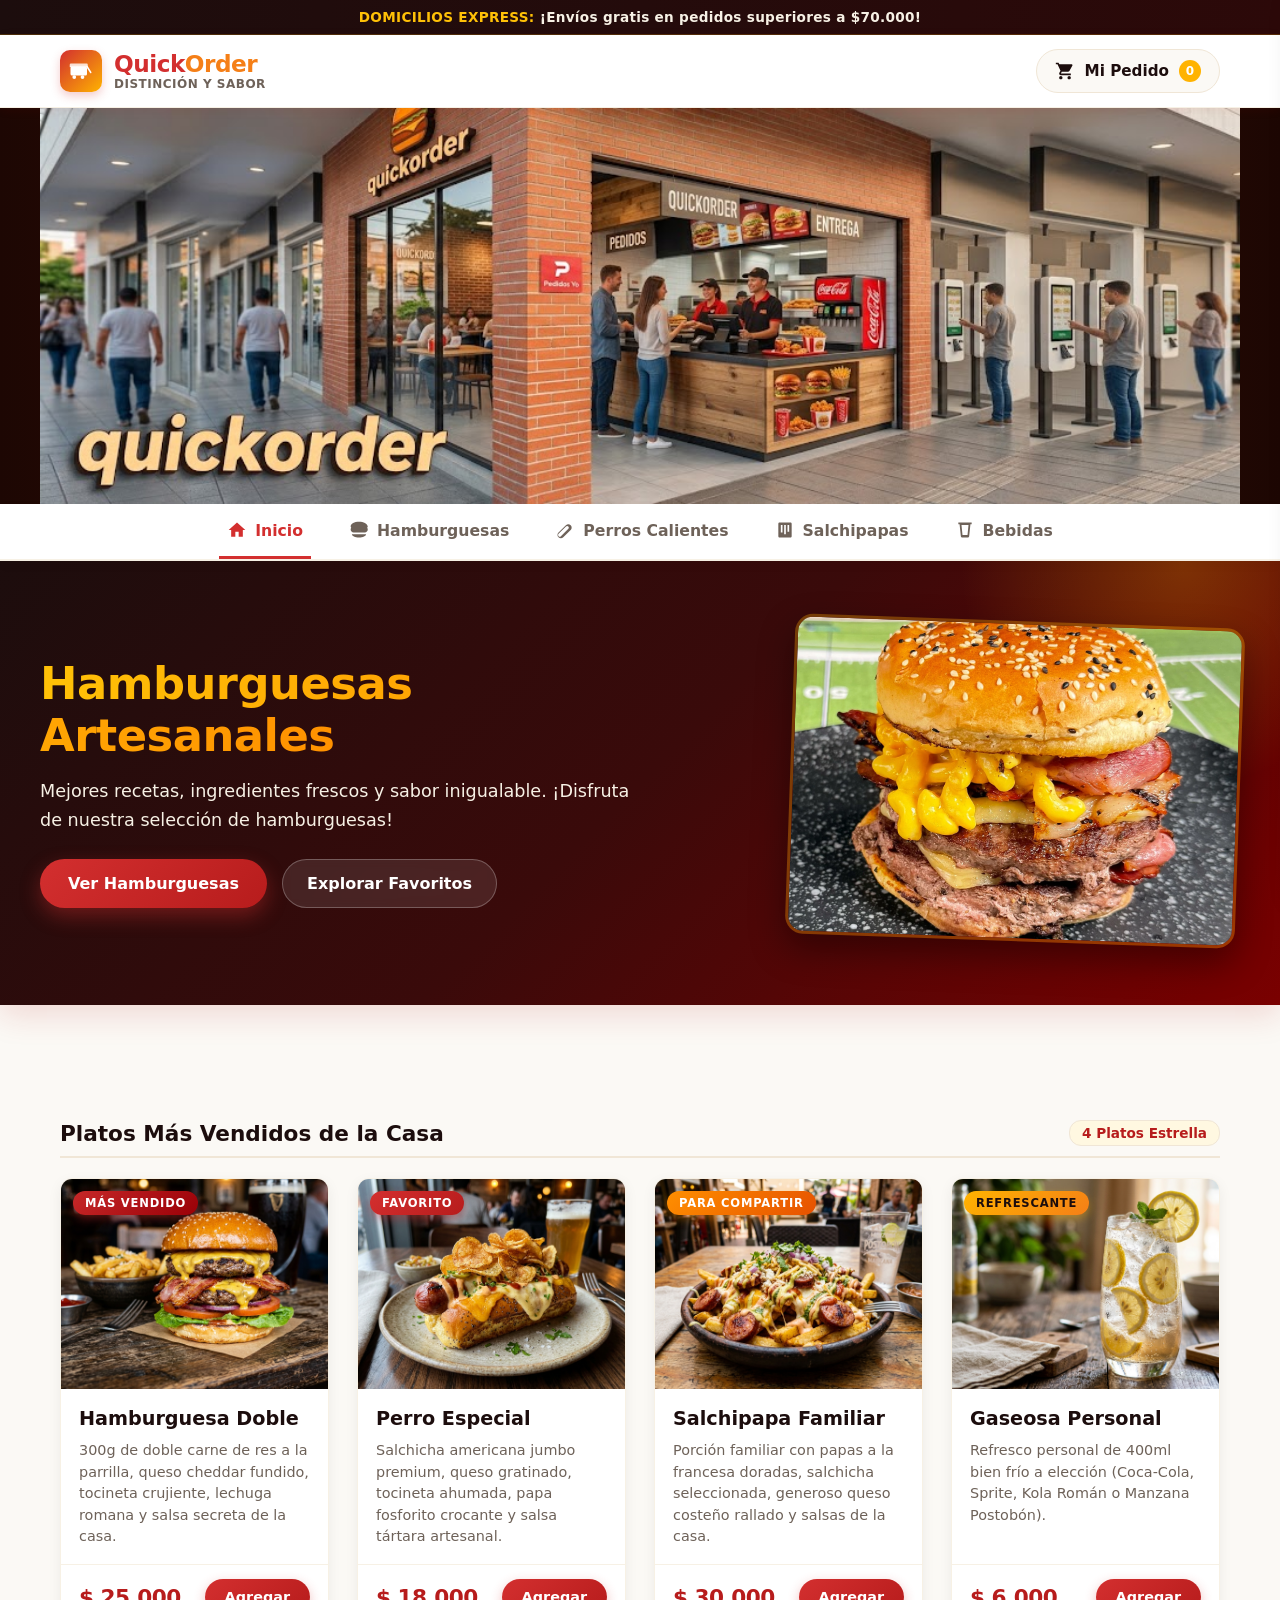
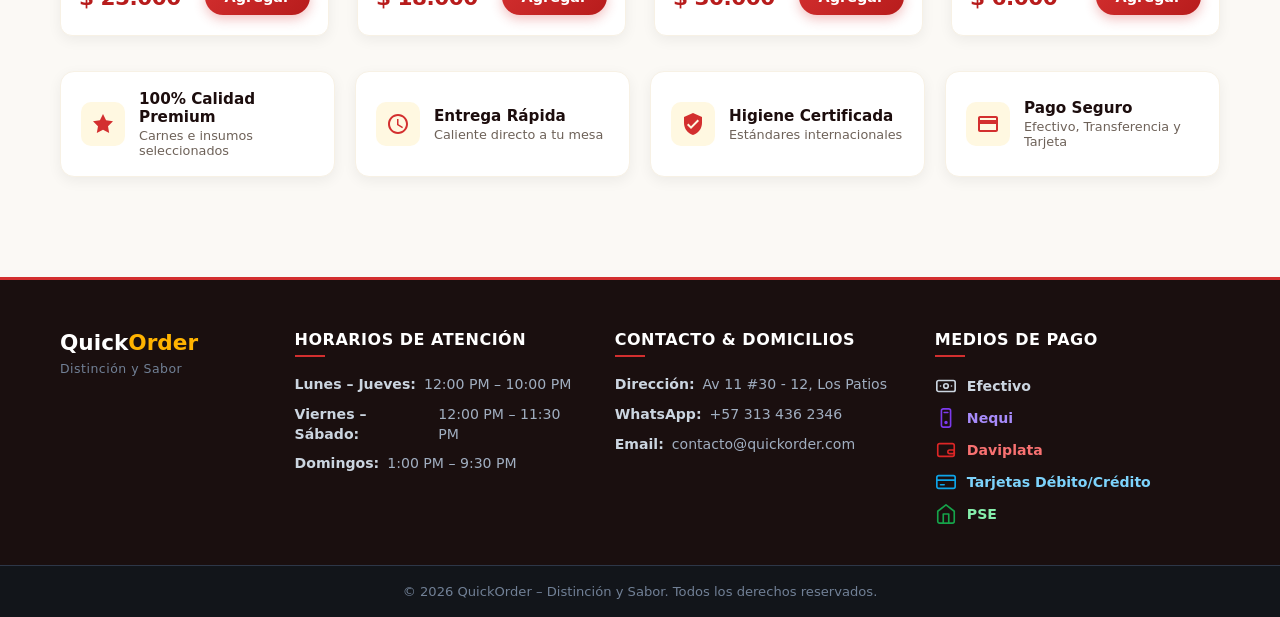
<file: index.html>
<!DOCTYPE html>
<html lang="es">
<head>
    <meta charset="UTF-8">
    <meta name="viewport" content="width=device-width, initial-scale=1.0">
    <title>QuickOrder – Menú Digital</title>
    <link rel="stylesheet" href="css/styles.css">
</head>
<body>

    <!-- Barra Superior de Anuncios Promocionales -->
    <div class="top-bar-anuncio">
        <span>DOMICILIOS EXPRESS:</span> ¡Envíos gratis en pedidos superiores a $70.000!
    </div>

    <!-- Encabezado Superior con Logo y Acceso al Carrito -->
    <header class="header-principal">
        <div class="header-contenedor">
            <a href="index.html" class="logo-enlace" aria-label="QuickOrder Inicio">
                <div class="logo-icono">
                    <svg viewBox="0 0 64 64" xmlns="http://www.w3.org/2000/svg">
                        <!-- Cuerpo del carrito -->
                        <rect x="4" y="20" width="44" height="24" rx="4" ry="4" fill="currentColor"/>
                        <!-- Ventana / mostrador -->
                        <rect x="8" y="24" width="20" height="10" rx="2" ry="2" fill="white" opacity="0.3"/>
                        <!-- Techo / toldo -->
                        <rect x="2" y="12" width="48" height="10" rx="3" ry="3" fill="currentColor" opacity="0.8"/>
                        <!-- Franja toldo -->
                        <rect x="2" y="18" width="48" height="4" rx="0" fill="currentColor" opacity="0.5"/>
                        <!-- Ruedas -->
                        <circle cx="14" cy="48" r="5" fill="currentColor"/>
                        <circle cx="14" cy="48" r="2.5" fill="white" opacity="0.4"/>
                        <circle cx="36" cy="48" r="5" fill="currentColor"/>
                        <circle cx="36" cy="48" r="2.5" fill="white" opacity="0.4"/>
                        <!-- Mango / barra -->
                        <line x1="48" y1="20" x2="58" y2="36" stroke="currentColor" stroke-width="4" stroke-linecap="round"/>
                        <!-- Vapor / comida -->
                        <path d="M20 22 Q22 18 24 22" stroke="white" stroke-width="1.5" fill="none" stroke-linecap="round"/>
                        <path d="M28 22 Q30 17 32 22" stroke="white" stroke-width="1.5" fill="none" stroke-linecap="round"/>
                    </svg>
                </div>
                <div class="logo-texto">
                    <span class="logo-nombre">Quick<span>Order</span></span>
                    <span class="logo-eslogan">Distinción y Sabor</span>
                </div>
            </a>

            <div class="header-acciones">
                <button id="btn-abrir-carrito" class="btn-abrir-carrito" aria-label="Ver carrito de compras">
                    <svg viewBox="0 0 24 24">
                        <path d="M7 18c-1.1 0-1.99.9-1.99 2S5.9 22 7 22s2-.9 2-2-.9-2-2-2zM1 2v2h2l3.6 7.59-1.35 2.45c-.16.28-.25.61-.25.96 0 1.1.9 2 2 2h12v-2H7.42c-.14 0-.25-.11-.25-.25l.03-.12.9-1.63h7.45c.75 0 1.41-.41 1.75-1.03l3.58-6.49c.08-.14.12-.31.12-.48 0-.55-.45-1-1-1H5.21l-.94-2H1zm16 16c-1.1 0-1.99.9-1.99 2s.89 2 1.99 2 2-.9 2-2-.9-2-2-2z"/>
                    </svg>
                    <span class="btn-texto">Mi Pedido</span>
                    <span id="badge-contador-header" class="badge-contador">0</span>
                </button>
            </div>
        </div>
    </header>
    <div style="width: 100%; background: linear-gradient(to right, #1d0703, #431207, #1d0703); line-height: 0; text-align: center;">
    <img src="img/bannerquickorder.jfif" alt="Banner Quickorder" style="max-width: 1200px; width: 100%; height: auto; display: inline-block; vertical-align: bottom;">
</div>
    <!-- Menú de Navegación por Categorías con Iconos SVG -->
    <div class="nav-categorias-wrapper">
        <nav class="categorias" aria-label="Categorías del menú">
            <a href="index.html" class="btn-categoria inicio activo">
                <span class="cat-icono"><svg viewBox="0 0 24 24"><path d="M10 20v-6h4v6h5v-8h3L12 3 2 12h3v8z"/></svg></span>
                <span>Inicio</span>
            </a>
            <a href="hamburguesas.html" class="btn-categoria hamburguesas">
                <span class="cat-icono"><svg viewBox="0 0 24 24"><path d="M12 2C6.48 2 2 4.48 2 7.5c0 .64.25 1.25.7 1.78C2.26 9.87 2 10.66 2 11.5c0 1.93 1.57 3.5 3.5 3.5H19c1.93 0 3.5-1.57 3.5-3.5 0-.84-.26-1.63-.7-2.22.45-.53.7-1.14.7-1.78C22 4.48 17.52 2 12 2zm-8.5 15c0 2.21 3.81 4 8.5 4s8.5-1.79 8.5-4H3.5z"/></svg></span>
                <span>Hamburguesas</span>
            </a>
            <a href="perros.html" class="btn-categoria perros">
                <span class="cat-icono"><svg viewBox="0 0 24 24"><path d="M18.8 6.2c-1.6-1.6-4.1-1.6-5.7 0L4.2 15.1c-1.6 1.6-1.6 4.1 0 5.7 1.6 1.6 4.1 1.6 5.7 0l8.9-8.9c1.6-1.6 1.6-4.1 0-5.7zm-2.8 4.3L7.1 19.4c-.8.8-2.1.8-2.8 0s-.8-2.1 0-2.8L13.2 7.7c.8-.8 2.1-.8 2.8 0s.8 2.1 0 2.8z"/></svg></span>
                <span>Perros Calientes</span>
            </a>
            <a href="salchipapas.html" class="btn-categoria salchipapas">
                <span class="cat-icono"><svg viewBox="0 0 24 24"><path d="M18.5 3H5.5C4.67 3 4 3.67 4 4.5v15c0 .83.67 1.5 1.5 1.5h13c.83 0 1.5-.67 1.5-1.5v-15c0-.83-.67-1.5-1.5-1.5zM7 6h2v9H7V6zm4 0h2v11h-2V6zm4 0h2v8h-2V6z"/></svg></span>
                <span>Salchipapas</span>
            </a>
            <a href="bebidas.html" class="btn-categoria bebidas">
                <span class="cat-icono"><svg viewBox="0 0 24 24"><path d="M20 3H4v2h1.5l1.5 14.5c.1 1 1 1.5 2 1.5h6c1 0 1.9-.5 2-1.5L18.5 5H20V3zm-5 15H9L7.8 6h8.4L15 18z"/></svg></span>
                <span>Bebidas</span>
            </a>
        </nav>
    </div>

    <!-- Banner Hero Promocional Principal (Ancho Completo 100%) -->
    <section class="hero-banner">
        <div class="hero-banner-inner">
            <div class="hero-contenido">
                <h1 class="hero-titulo"><span>Hamburguesas Artesanales</span></h1>
                <p class="hero-subtitulo">
                    Mejores recetas, ingredientes frescos y sabor inigualable. ¡Disfruta de nuestra selección de hamburguesas!
                </p>
                <div class="hero-botones">
                    <a href="hamburguesas.html" class="btn-hero-principal">Ver Hamburguesas</a>
                    <a href="#favoritos" class="btn-hero-secundario">Explorar Favoritos</a>
                </div>
            </div>
            <div class="hero-imagen-wrapper">
                <img src="img/hamburguesa_doble.webp" alt="Combo Legendario QuickOrder" class="hero-imagen">
            </div>
        </div>
    </section>

    <!-- Sección de Productos Destacados -->
    <main id="favoritos" class="seccion-platos seccion-favoritos">
        
        <div class="subseccion-header">
            <h2 class="subseccion-titulo">
                Platos Más Vendidos de la Casa
            </h2>
            <span class="subseccion-contador">4 Platos Estrella</span>
        </div>
        
        <div class="contenedor-platos">
            
            <!-- Plato 1: Hamburguesa Doble -->
            <article class="tarjeta-plato">
                <div class="tarjeta-media">
                    <span class="badge-destacado favorito">MÁS VENDIDO</span>
                    <img src="img/hamburguesa.jpg" alt="Hamburguesa Doble Carne con Queso" class="imagen-plato">
                </div>
                <div class="tarjeta-cuerpo">
                    <h3 class="nombre-plato">Hamburguesa Doble</h3>
                    <p class="descripcion-plato">300g de doble carne de res a la parrilla, queso cheddar fundido, tocineta crujiente, lechuga romana y salsa secreta de la casa.</p>
                </div>
                <div class="tarjeta-footer-acciones">
                    <p class="precio-plato">$ 25.000</p>
                    <button class="btn-agregar" data-nombre="Hamburguesa Doble" data-valor="25000">Agregar</button>
                </div>
            </article>

            <!-- Plato 2: Perro Caliente Especial -->
            <article class="tarjeta-plato">
                <div class="tarjeta-media">
                    <span class="badge-destacado">FAVORITO</span>
                    <img src="img/perro_caliente.jpg" alt="Perro Caliente Especial con Queso y Tocineta" class="imagen-plato">
                </div>
                <div class="tarjeta-cuerpo">
                    <h3 class="nombre-plato">Perro Especial</h3>
                    <p class="descripcion-plato">Salchicha americana jumbo premium, queso gratinado, tocineta ahumada, papa fosforito crocante y salsa tártara artesanal.</p>
                </div>
                <div class="tarjeta-footer-acciones">
                    <p class="precio-plato">$ 18.000</p>
                    <button class="btn-agregar" data-nombre="Perro Especial" data-valor="18000">Agregar</button>
                </div>
            </article>

            <!-- Plato 3: Salchipapa Familiar -->
            <article class="tarjeta-plato">
                <div class="tarjeta-media">
                    <span class="badge-destacado combo">PARA COMPARTIR</span>
                    <img src="img/salchipapa.jpg" alt="Salchipapa Familiar con Queso y Salsas" class="imagen-plato">
                </div>
                <div class="tarjeta-cuerpo">
                    <h3 class="nombre-plato">Salchipapa Familiar</h3>
                    <p class="descripcion-plato">Porción familiar con papas a la francesa doradas, salchicha seleccionada, generoso queso costeño rallado y salsas de la casa.</p>
                </div>
                <div class="tarjeta-footer-acciones">
                    <p class="precio-plato">$ 30.000</p>
                    <button class="btn-agregar" data-nombre="Salchipapa Familiar" data-valor="30000">Agregar</button>
                </div>
            </article>

            <!-- Plato 4: Bebida -->
            <article class="tarjeta-plato">
                <div class="tarjeta-media">
                    <span class="badge-destacado nuevo">REFRESCANTE</span>
                    <img src="img/bebida.jpg" alt="Gaseosa y Bebidas Refrescantes" class="imagen-plato">
                </div>
                <div class="tarjeta-cuerpo">
                    <h3 class="nombre-plato">Gaseosa Personal</h3>
                    <p class="descripcion-plato">Refresco personal de 400ml bien frío a elección (Coca-Cola, Sprite, Kola Román o Manzana Postobón).</p>
                </div>
                <div class="tarjeta-footer-acciones">
                    <p class="precio-plato">$ 6.000</p>
                    <button class="btn-agregar" data-nombre="Gaseosa Personal" data-valor="6000">Agregar</button>
                </div>
            </article>

        </div>
    </main>

    <!-- Tira de Beneficios y Garantías de Calidad (Ubicada debajo de los Platos) -->
    <section class="beneficios-strip" aria-label="Beneficios de comprar en QuickOrder">
        <div class="beneficio-card">
            <div class="beneficio-icono">
                <svg viewBox="0 0 24 24"><path d="M12 2l3.09 6.26L22 9.27l-5 4.87 1.18 6.88L12 17.77l-6.18 3.25L7 14.14 2 9.27l6.91-1.01L12 2z"/></svg>
            </div>
            <div class="beneficio-info">
                <h4>100% Calidad Premium</h4>
                <p>Carnes e insumos seleccionados</p>
            </div>
        </div>

        <div class="beneficio-card">
            <div class="beneficio-icono">
                <svg viewBox="0 0 24 24"><path d="M11.99 2C6.47 2 2 6.48 2 12s4.47 10 9.99 10C17.52 22 22 17.52 22 12S17.52 2 11.99 2zM12 20c-4.42 0-8-3.58-8-8s3.58-8 8-8 8 3.58 8 8-3.58 8-8 8zm.5-13H11v6l5.25 3.15.75-1.23-4.5-2.67z"/></svg>
            </div>
            <div class="beneficio-info">
                <h4>Entrega Rápida</h4>
                <p>Caliente directo a tu mesa</p>
            </div>
        </div>

        <div class="beneficio-card">
            <div class="beneficio-icono">
                <svg viewBox="0 0 24 24"><path d="M12 1L3 5v6c0 5.55 3.84 10.74 9 12 5.16-1.26 9-6.45 9-12V5l-9-4zm-2 16l-4-4 1.41-1.41L10 14.17l6.59-6.59L18 9l-8 8z"/></svg>
            </div>
            <div class="beneficio-info">
                <h4>Higiene Certificada</h4>
                <p>Estándares internacionales</p>
            </div>
        </div>

        <div class="beneficio-card">
            <div class="beneficio-icono">
                <svg viewBox="0 0 24 24"><path d="M20 4H4c-1.11 0-1.99.89-1.99 2L2 18c0 1.11.89 2 2 2h16c1.11 0 2-.89 2-2V6c0-1.11-.89-2-2-2zm0 14H4v-6h16v6zm0-10H4V6h16v2z"/></svg>
            </div>
            <div class="beneficio-info">
                <h4>Pago Seguro</h4>
                <p>Efectivo, Transferencia y Tarjeta</p>
            </div>
        </div>
    </section>

    <!-- Drawer Lateral del Carrito de Compras -->
    <div id="carrito-overlay" class="carrito-overlay"></div>
    <aside id="carrito-panel" class="carrito-panel" aria-label="Carrito de compras">
        <div class="carrito-header">
            <div class="carrito-titulo-wrapper">
                <h3 class="carrito-titulo">Tu Pedido</h3>
                <span id="carrito-badge-items" class="carrito-badge-items">0 items</span>
            </div>
            <button id="btn-cerrar-carrito" class="btn-cerrar-carrito" aria-label="Cerrar carrito">
                <svg viewBox="0 0 24 24">
                    <path d="M19 6.41L17.59 5 12 10.59 6.41 5 5 6.41 10.59 12 5 17.59 6.41 19 12 13.41 17.59 19 19 17.59 13.41 12z"/>
                </svg>
            </button>
        </div>

        <div id="carrito-cuerpo" class="carrito-cuerpo"></div>

        <div class="carrito-footer">
            <div class="carrito-resumen-fila">
                <span>Subtotal:</span>
                <span id="carrito-subtotal-monto">$ 0</span>
            </div>
            <div class="carrito-total-fila">
                <span>Total:</span>
                <span id="carrito-total-monto" class="carrito-total-monto">$ 0</span>
            </div>
            <div class="carrito-acciones">
                <button id="btn-finalizar-pedido" class="btn-finalizar-pedido">
                    <svg viewBox="0 0 24 24">
                        <path d="M9 16.17L4.83 12l-1.42 1.41L9 19 21 7l-1.41-1.41z"/>
                    </svg>
                    Confirmar Pedido
                </button>
                <button id="btn-vaciar-carrito" class="btn-vaciar-carrito">Vaciar Carrito</button>
            </div>
        </div>
    </aside>

    <!-- Pie de Página Profesional y Elegante -->
    <footer class="footer-principal">
        <div class="footer-contenedor">
            <div class="footer-marca">
                <span class="footer-logo-nombre">Quick<span>Order</span></span>
                <span class="footer-logo-eslogan">Distinción y Sabor</span>
            </div>

            <div class="footer-columna">
                <h4 class="footer-columna-titulo">Horarios de Atención</h4>
                <ul class="footer-lista">
                    <li class="footer-item"><strong>Lunes – Jueves:</strong> 12:00 PM – 10:00 PM</li>
                    <li class="footer-item"><strong>Viernes – Sábado:</strong> 12:00 PM – 11:30 PM</li>
                    <li class="footer-item"><strong>Domingos:</strong> 1:00 PM – 9:30 PM</li>
                </ul>
            </div>

            <div class="footer-columna">
                <h4 class="footer-columna-titulo">Contacto & Domicilios</h4>
                <ul class="footer-lista">
                    <li class="footer-item"><strong>Dirección:</strong> Av 11 #30 - 12, Los Patios</li>
                    <li class="footer-item"><strong>WhatsApp:</strong> +57 313 436 2346</li>
                    <li class="footer-item"><strong>Email:</strong> contacto@quickorder.com</li>
                </ul>
            </div>

            <div class="footer-columna">
                <h4 class="footer-columna-titulo">Medios de Pago</h4>
                <ul class="footer-pagos-lista">
                    <li class="footer-pago-item">
                        <!-- Billete / Efectivo -->
                        <svg viewBox="0 0 24 24" fill="none" stroke="currentColor" stroke-width="1.8" stroke-linecap="round" stroke-linejoin="round">
                            <rect x="2" y="6" width="20" height="12" rx="2"/>
                            <circle cx="12" cy="12" r="2.5"/>
                            <path d="M6 12h.01M18 12h.01"/>
                        </svg>
                        <strong>Efectivo</strong>
                    </li>
                    <li class="footer-pago-item">
                        <!-- Nequi - ícono de móvil con señal -->
                        <svg viewBox="0 0 24 24" fill="none" stroke="#7c3aed" stroke-width="1.8" stroke-linecap="round" stroke-linejoin="round">
                            <rect x="7" y="2" width="10" height="20" rx="2"/>
                            <circle cx="12" cy="17" r="1" fill="#7c3aed"/>
                            <path d="M10 6h4"/>
                        </svg>
                        <strong style="color:#a78bfa;">Nequi</strong>
                    </li>
                    <li class="footer-pago-item">
                        <!-- Daviplata - ícono de billetera -->
                        <svg viewBox="0 0 24 24" fill="none" stroke="#dc2626" stroke-width="1.8" stroke-linecap="round" stroke-linejoin="round">
                            <path d="M21 12V7a2 2 0 0 0-2-2H5a2 2 0 0 0-2 2v10a2 2 0 0 0 2 2h14a2 2 0 0 0 2-2v-3"/>
                            <path d="M16 12h5v4h-5a2 2 0 0 1 0-4z"/>
                        </svg>
                        <strong style="color:#f87171;">Daviplata</strong>
                    </li>
                    <li class="footer-pago-item">
                        <!-- Tarjeta crédito/débito -->
                        <svg viewBox="0 0 24 24" fill="none" stroke="#0ea5e9" stroke-width="1.8" stroke-linecap="round" stroke-linejoin="round">
                            <rect x="2" y="5" width="20" height="14" rx="2"/>
                            <path d="M2 10h20"/>
                            <path d="M6 15h4"/>
                        </svg>
                        <strong style="color:#7dd3fc;">Tarjetas Débito/Crédito</strong>
                    </li>
                    <li class="footer-pago-item">
                        <!-- PSE - transferencia bancaria -->
                        <svg viewBox="0 0 24 24" fill="none" stroke="#16a34a" stroke-width="1.8" stroke-linecap="round" stroke-linejoin="round">
                            <path d="M3 9l9-7 9 7v11a2 2 0 0 1-2 2H5a2 2 0 0 1-2-2z"/>
                            <polyline points="9 22 9 12 15 12 15 22"/>
                        </svg>
                        <strong style="color:#86efac;">PSE</strong>
                    </li>
                </ul>
            </div>
        </div>

        <div class="footer-bottom">
            <p>&copy; 2026 QuickOrder – Distinción y Sabor. Todos los derechos reservados.</p>
        </div>
    </footer>

    <script src="js/app.js"></script>
</body>
</html>
</file>
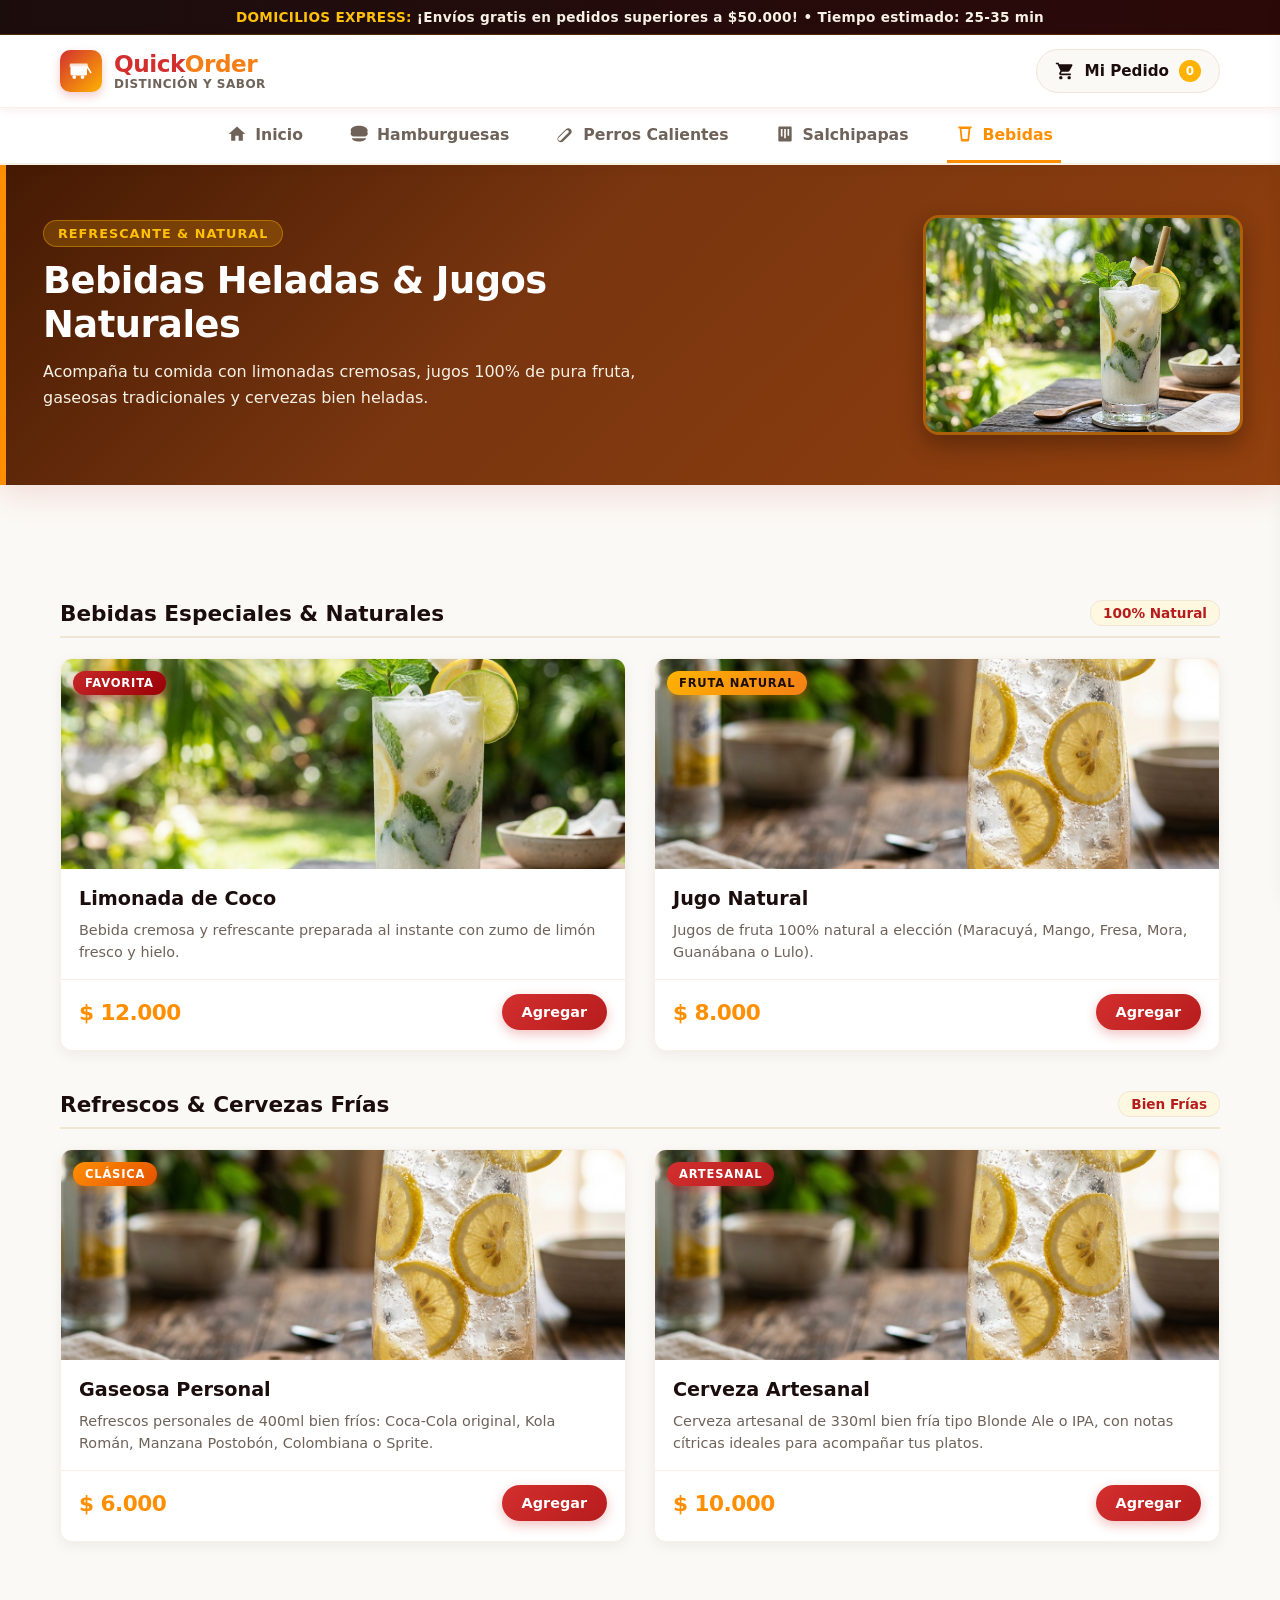
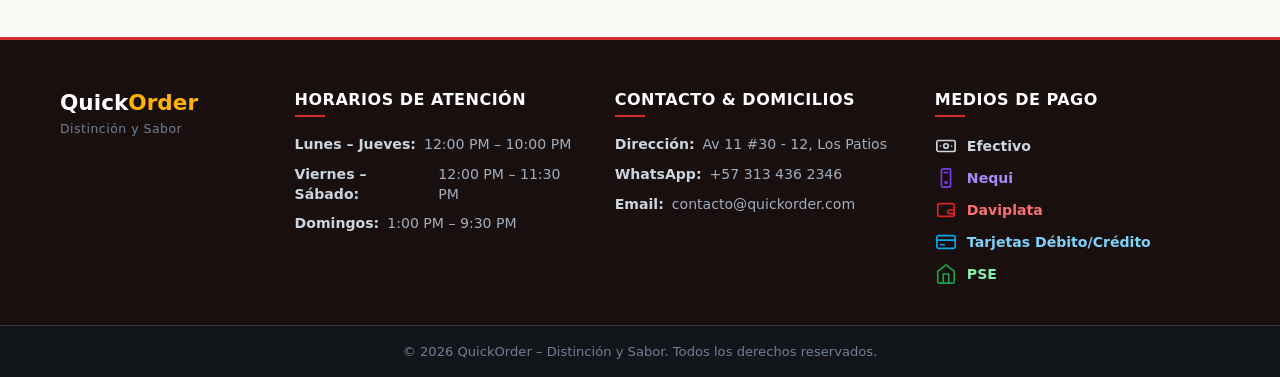
<file: bebidas.html>
<!DOCTYPE html>
<html lang="es">
<head>
    <meta charset="UTF-8">
    <meta name="viewport" content="width=device-width, initial-scale=1.0">
    <title>QuickOrder – Menú de Bebidas</title>
    <link rel="stylesheet" href="css/styles.css">
</head>
<body>

    <!-- Barra Superior de Anuncios Promocionales -->
    <div class="top-bar-anuncio">
        <span>DOMICILIOS EXPRESS:</span> ¡Envíos gratis en pedidos superiores a $50.000! • Tiempo estimado: 25-35 min
    </div>

    <!-- Encabezado Superior con Logo y Acceso al Carrito -->
    <header class="header-principal">
        <div class="header-contenedor">
            <a href="index.html" class="logo-enlace" aria-label="QuickOrder Inicio">
                <div class="logo-icono">
                    <svg viewBox="0 0 64 64" xmlns="http://www.w3.org/2000/svg">
                        <rect x="4" y="20" width="44" height="24" rx="4" ry="4" fill="currentColor"/>
                        <rect x="8" y="24" width="20" height="10" rx="2" ry="2" fill="white" opacity="0.3"/>
                        <rect x="2" y="12" width="48" height="10" rx="3" ry="3" fill="currentColor" opacity="0.8"/>
                        <rect x="2" y="18" width="48" height="4" rx="0" fill="currentColor" opacity="0.5"/>
                        <circle cx="14" cy="48" r="5" fill="currentColor"/>
                        <circle cx="14" cy="48" r="2.5" fill="white" opacity="0.4"/>
                        <circle cx="36" cy="48" r="5" fill="currentColor"/>
                        <circle cx="36" cy="48" r="2.5" fill="white" opacity="0.4"/>
                        <line x1="48" y1="20" x2="58" y2="36" stroke="currentColor" stroke-width="4" stroke-linecap="round"/>
                        <path d="M20 22 Q22 18 24 22" stroke="white" stroke-width="1.5" fill="none" stroke-linecap="round"/>
                        <path d="M28 22 Q30 17 32 22" stroke="white" stroke-width="1.5" fill="none" stroke-linecap="round"/>
                    </svg>
                </div>
                <div class="logo-texto">
                    <span class="logo-nombre">Quick<span>Order</span></span>
                    <span class="logo-eslogan">Distinción y Sabor</span>
                </div>
            </a>

            <div class="header-acciones">
                <button id="btn-abrir-carrito" class="btn-abrir-carrito" aria-label="Ver carrito de compras">
                    <svg viewBox="0 0 24 24">
                        <path d="M7 18c-1.1 0-1.99.9-1.99 2S5.9 22 7 22s2-.9 2-2-.9-2-2-2zM1 2v2h2l3.6 7.59-1.35 2.45c-.16.28-.25.61-.25.96 0 1.1.9 2 2 2h12v-2H7.42c-.14 0-.25-.11-.25-.25l.03-.12.9-1.63h7.45c.75 0 1.41-.41 1.75-1.03l3.58-6.49c.08-.14.12-.31.12-.48 0-.55-.45-1-1-1H5.21l-.94-2H1zm16 16c-1.1 0-1.99.9-1.99 2s.89 2 1.99 2 2-.9 2-2-.9-2-2-2z"/>
                    </svg>
                    <span class="btn-texto">Mi Pedido</span>
                    <span id="badge-contador-header" class="badge-contador">0</span>
                </button>
            </div>
        </div>
    </header>

    <!-- Menú de Navegación por Categorías con Iconos SVG -->
    <div class="nav-categorias-wrapper">
        <nav class="categorias" aria-label="Categorías del menú">
            <a href="index.html" class="btn-categoria inicio">
                <span class="cat-icono"><svg viewBox="0 0 24 24"><path d="M10 20v-6h4v6h5v-8h3L12 3 2 12h3v8z"/></svg></span>
                <span>Inicio</span>
            </a>
            <a href="hamburguesas.html" class="btn-categoria hamburguesas">
                <span class="cat-icono"><svg viewBox="0 0 24 24"><path d="M12 2C6.48 2 2 4.48 2 7.5c0 .64.25 1.25.7 1.78C2.26 9.87 2 10.66 2 11.5c0 1.93 1.57 3.5 3.5 3.5H19c1.93 0 3.5-1.57 3.5-3.5 0-.84-.26-1.63-.7-2.22.45-.53.7-1.14.7-1.78C22 4.48 17.52 2 12 2zm-8.5 15c0 2.21 3.81 4 8.5 4s8.5-1.79 8.5-4H3.5z"/></svg></span>
                <span>Hamburguesas</span>
            </a>
            <a href="perros.html" class="btn-categoria perros">
                <span class="cat-icono"><svg viewBox="0 0 24 24"><path d="M18.8 6.2c-1.6-1.6-4.1-1.6-5.7 0L4.2 15.1c-1.6 1.6-1.6 4.1 0 5.7 1.6 1.6 4.1 1.6 5.7 0l8.9-8.9c1.6-1.6 1.6-4.1 0-5.7zm-2.8 4.3L7.1 19.4c-.8.8-2.1.8-2.8 0s-.8-2.1 0-2.8L13.2 7.7c.8-.8 2.1-.8 2.8 0s.8 2.1 0 2.8z"/></svg></span>
                <span>Perros Calientes</span>
            </a>
            <a href="salchipapas.html" class="btn-categoria salchipapas">
                <span class="cat-icono"><svg viewBox="0 0 24 24"><path d="M18.5 3H5.5C4.67 3 4 3.67 4 4.5v15c0 .83.67 1.5 1.5 1.5h13c.83 0 1.5-.67 1.5-1.5v-15c0-.83-.67-1.5-1.5-1.5zM7 6h2v9H7V6zm4 0h2v11h-2V6zm4 0h2v8h-2V6z"/></svg></span>
                <span>Salchipapas</span>
            </a>
            <a href="bebidas.html" class="btn-categoria bebidas activo">
                <span class="cat-icono"><svg viewBox="0 0 24 24"><path d="M20 3H4v2h1.5l1.5 14.5c.1 1 1 1.5 2 1.5h6c1 0 1.9-.5 2-1.5L18.5 5H20V3zm-5 15H9L7.8 6h8.4L15 18z"/></svg></span>
                <span>Bebidas</span>
            </a>
        </nav>
    </div>

    <!-- Banner Dedicado de Categoría: Bebidas (Ancho Completo 100%) -->
    <section class="categoria-banner bebidas-banner">
        <div class="cat-banner-inner">
            <div class="cat-banner-info">
                <span class="cat-banner-badge">REFRESCANTE & NATURAL</span>
                <h1 class="cat-banner-titulo">Bebidas Heladas & Jugos Naturales</h1>
                <p class="cat-banner-desc">
                    Acompaña tu comida con limonadas cremosas, jugos 100% de pura fruta, gaseosas tradicionales y cervezas bien heladas.
                </p>

            </div>
            <div class="cat-banner-media">
                <img src="img/limonada_coco.jpg" alt="Bebidas Refrescantes QuickOrder" class="cat-banner-img">
            </div>
        </div>
    </section>

    <!-- Sección de Bebidas Organizada por Líneas -->
    <main class="seccion-platos seccion-bebidas">
        
        <!-- Subsección 1: Especiales & Naturales -->
        <div class="subseccion-header">
            <h2 class="subseccion-titulo">
                Bebidas Especiales & Naturales
            </h2>
            <span class="subseccion-contador">100% Natural</span>
        </div>

        <div class="contenedor-platos">
            
            <!-- Producto 1: Limonada de Coco -->
            <article class="tarjeta-plato">
                <div class="tarjeta-media">
                    <span class="badge-destacado favorito">FAVORITA</span>
                    <img src="img/limonada_coco.jpg" alt="Limonada de Coco Cremosa" class="imagen-plato">
                </div>
                <div class="tarjeta-cuerpo">
                    <h3 class="nombre-plato">Limonada de Coco</h3>
                    <p class="descripcion-plato">Bebida cremosa y refrescante preparada al instante con zumo de limón fresco y hielo.</p>
                </div>
                <div class="tarjeta-footer-acciones">
                    <p class="precio-plato">$ 12.000</p>
                    <button class="btn-agregar" data-nombre="Limonada de Coco" data-valor="12000">Agregar</button>
                </div>
            </article>

            <!-- Producto 2: Jugo Natural -->
            <article class="tarjeta-plato">
                <div class="tarjeta-media">
                    <span class="badge-destacado nuevo">FRUTA NATURAL</span>
                    <img src="img/bebida.jpg" alt="Jugo Natural de Fruta" class="imagen-plato">
                </div>
                <div class="tarjeta-cuerpo">
                    <h3 class="nombre-plato">Jugo Natural</h3>
                    <p class="descripcion-plato">Jugos de fruta 100% natural a elección (Maracuyá, Mango, Fresa, Mora, Guanábana o Lulo).</p>
                </div>
                <div class="tarjeta-footer-acciones">
                    <p class="precio-plato">$ 8.000</p>
                    <button class="btn-agregar" data-nombre="Jugo Natural" data-valor="8000">Agregar</button>
                </div>
            </article>

        </div>

        <!-- Subsección 2: Gaseosas & Cervezas -->
        <div class="subseccion-header">
            <h2 class="subseccion-titulo">
                Refrescos & Cervezas Frías
            </h2>
            <span class="subseccion-contador">Bien Frías</span>
        </div>

        <div class="contenedor-platos">

            <!-- Producto 3: Gaseosa Personal -->
            <article class="tarjeta-plato">
                <div class="tarjeta-media">
                    <span class="badge-destacado combo">CLÁSICA</span>
                    <img src="img/bebida.jpg" alt="Gaseosa Fría en Botella o Lata" class="imagen-plato">
                </div>
                <div class="tarjeta-cuerpo">
                    <h3 class="nombre-plato">Gaseosa Personal</h3>
                    <p class="descripcion-plato">Refrescos personales de 400ml bien fríos: Coca-Cola original, Kola Román, Manzana Postobón, Colombiana o Sprite.</p>
                </div>
                <div class="tarjeta-footer-acciones">
                    <p class="precio-plato">$ 6.000</p>
                    <button class="btn-agregar" data-nombre="Gaseosa Personal" data-valor="6000">Agregar</button>
                </div>
            </article>

            <!-- Producto 4: Cerveza Artesanal -->
            <article class="tarjeta-plato">
                <div class="tarjeta-media">
                    <span class="badge-destacado">ARTESANAL</span>
                    <img src="img/bebida.jpg" alt="Cerveza Artesanal Fría" class="imagen-plato">
                </div>
                <div class="tarjeta-cuerpo">
                    <h3 class="nombre-plato">Cerveza Artesanal</h3>
                    <p class="descripcion-plato">Cerveza artesanal de 330ml bien fría tipo Blonde Ale o IPA, con notas cítricas ideales para acompañar tus platos.</p>
                </div>
                <div class="tarjeta-footer-acciones">
                    <p class="precio-plato">$ 10.000</p>
                    <button class="btn-agregar" data-nombre="Cerveza Artesanal" data-valor="10000">Agregar</button>
                </div>
            </article>

        </div>
    </main>

    <!-- Drawer Lateral del Carrito de Compras -->
    <div id="carrito-overlay" class="carrito-overlay"></div>
    <aside id="carrito-panel" class="carrito-panel" aria-label="Carrito de compras">
        <div class="carrito-header">
            <div class="carrito-titulo-wrapper">
                <h3 class="carrito-titulo">Tu Pedido</h3>
                <span id="carrito-badge-items" class="carrito-badge-items">0 items</span>
            </div>
            <button id="btn-cerrar-carrito" class="btn-cerrar-carrito" aria-label="Cerrar carrito">
                <svg viewBox="0 0 24 24">
                    <path d="M19 6.41L17.59 5 12 10.59 6.41 5 5 6.41 10.59 12 5 17.59 6.41 19 12 13.41 17.59 19 19 17.59 13.41 12z"/>
                </svg>
            </button>
        </div>

        <div id="carrito-cuerpo" class="carrito-cuerpo"></div>

        <div class="carrito-footer">
            <div class="carrito-resumen-fila">
                <span>Subtotal:</span>
                <span id="carrito-subtotal-monto">$ 0</span>
            </div>
            <div class="carrito-total-fila">
                <span>Total:</span>
                <span id="carrito-total-monto" class="carrito-total-monto">$ 0</span>
            </div>
            <div class="carrito-acciones">
                <button id="btn-finalizar-pedido" class="btn-finalizar-pedido">
                    <svg viewBox="0 0 24 24">
                        <path d="M9 16.17L4.83 12l-1.42 1.41L9 19 21 7l-1.41-1.41z"/>
                    </svg>
                    Confirmar Pedido
                </button>
                <button id="btn-vaciar-carrito" class="btn-vaciar-carrito">Vaciar Carrito</button>
            </div>
        </div>
    </aside>

    <!-- Pie de Página Profesional y Elegante -->
    <footer class="footer-principal">
        <div class="footer-contenedor">
            <div class="footer-marca">
                <span class="footer-logo-nombre">Quick<span>Order</span></span>
                <span class="footer-logo-eslogan">Distinción y Sabor</span>
            </div>

            <div class="footer-columna">
                <h4 class="footer-columna-titulo">Horarios de Atención</h4>
                <ul class="footer-lista">
                    <li class="footer-item"><strong>Lunes – Jueves:</strong> 12:00 PM – 10:00 PM</li>
                    <li class="footer-item"><strong>Viernes – Sábado:</strong> 12:00 PM – 11:30 PM</li>
                    <li class="footer-item"><strong>Domingos:</strong> 1:00 PM – 9:30 PM</li>
                </ul>
            </div>

            <div class="footer-columna">
                <h4 class="footer-columna-titulo">Contacto & Domicilios</h4>
                <ul class="footer-lista">
                    <li class="footer-item"><strong>Dirección:</strong> Av 11 #30 - 12, Los Patios</li>
                    <li class="footer-item"><strong>WhatsApp:</strong> +57 313 436 2346</li>
                    <li class="footer-item"><strong>Email:</strong> contacto@quickorder.com</li>
                </ul>
            </div>

            <div class="footer-columna">
                <h4 class="footer-columna-titulo">Medios de Pago</h4>
                <div class="footer-pagos-grid">
                <ul class="footer-pagos-lista">
                    <li class="footer-pago-item">
                        <svg viewBox="0 0 24 24" fill="none" stroke="currentColor" stroke-width="1.8" stroke-linecap="round" stroke-linejoin="round">
                            <rect x="2" y="6" width="20" height="12" rx="2"/><circle cx="12" cy="12" r="2.5"/><path d="M6 12h.01M18 12h.01"/>
                        </svg>
                        <strong>Efectivo</strong>
                    </li>
                    <li class="footer-pago-item">
                        <svg viewBox="0 0 24 24" fill="none" stroke="#7c3aed" stroke-width="1.8" stroke-linecap="round" stroke-linejoin="round">
                            <rect x="7" y="2" width="10" height="20" rx="2"/><circle cx="12" cy="17" r="1" fill="#7c3aed"/><path d="M10 6h4"/>
                        </svg>
                        <strong style="color:#a78bfa;">Nequi</strong>
                    </li>
                    <li class="footer-pago-item">
                        <svg viewBox="0 0 24 24" fill="none" stroke="#dc2626" stroke-width="1.8" stroke-linecap="round" stroke-linejoin="round">
                            <path d="M21 12V7a2 2 0 0 0-2-2H5a2 2 0 0 0-2 2v10a2 2 0 0 0 2 2h14a2 2 0 0 0 2-2v-3"/><path d="M16 12h5v4h-5a2 2 0 0 1 0-4z"/>
                        </svg>
                        <strong style="color:#f87171;">Daviplata</strong>
                    </li>
                    <li class="footer-pago-item">
                        <svg viewBox="0 0 24 24" fill="none" stroke="#0ea5e9" stroke-width="1.8" stroke-linecap="round" stroke-linejoin="round">
                            <rect x="2" y="5" width="20" height="14" rx="2"/><path d="M2 10h20"/><path d="M6 15h4"/>
                        </svg>
                        <strong style="color:#7dd3fc;">Tarjetas Débito/Crédito</strong>
                    </li>
                    <li class="footer-pago-item">
                        <svg viewBox="0 0 24 24" fill="none" stroke="#16a34a" stroke-width="1.8" stroke-linecap="round" stroke-linejoin="round">
                            <path d="M3 9l9-7 9 7v11a2 2 0 0 1-2 2H5a2 2 0 0 1-2-2z"/><polyline points="9 22 9 12 15 12 15 22"/>
                        </svg>
                        <strong style="color:#86efac;">PSE</strong>
                    </li>
                </ul>
                </div>
            </div>
        </div>

        <div class="footer-bottom">
            <p>&copy; 2026 QuickOrder – Distinción y Sabor. Todos los derechos reservados.</p>
        </div>
    </footer>

    <script src="js/app.js"></script>
</body>
</html>
</file>
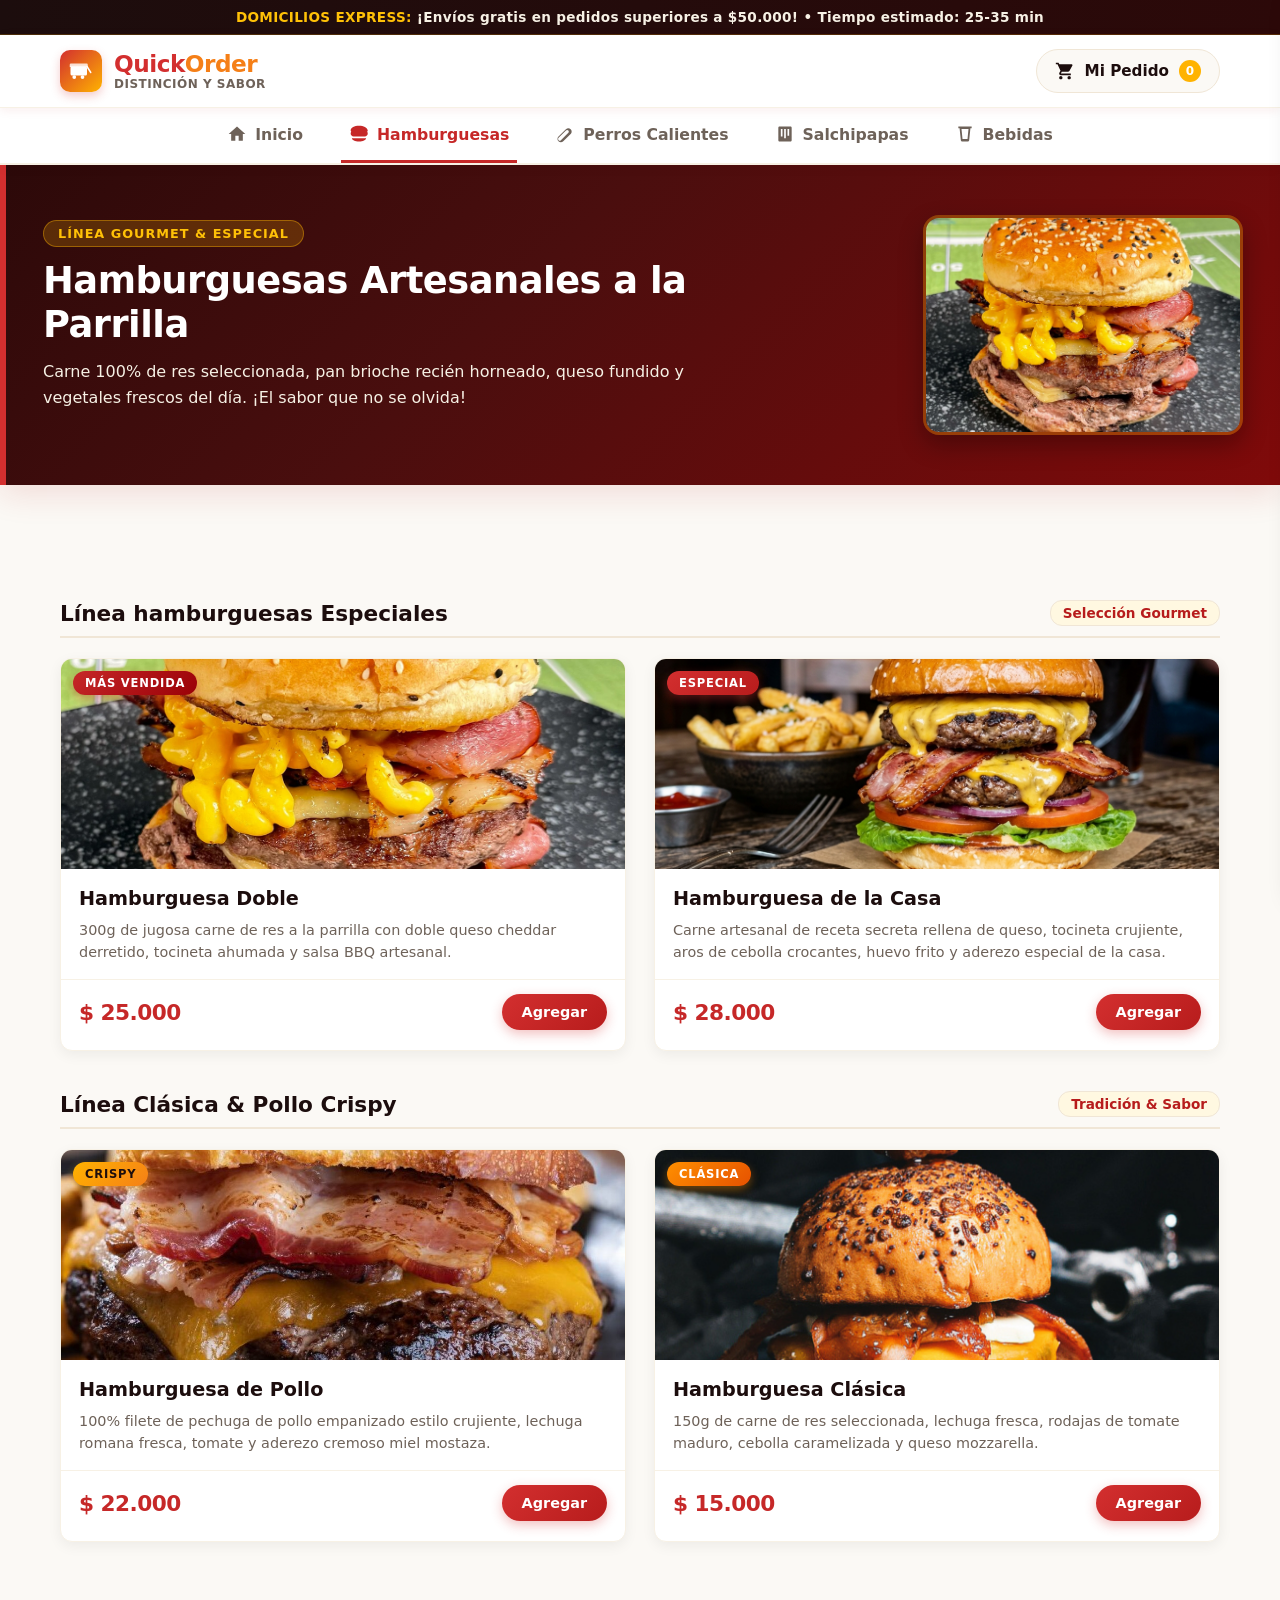
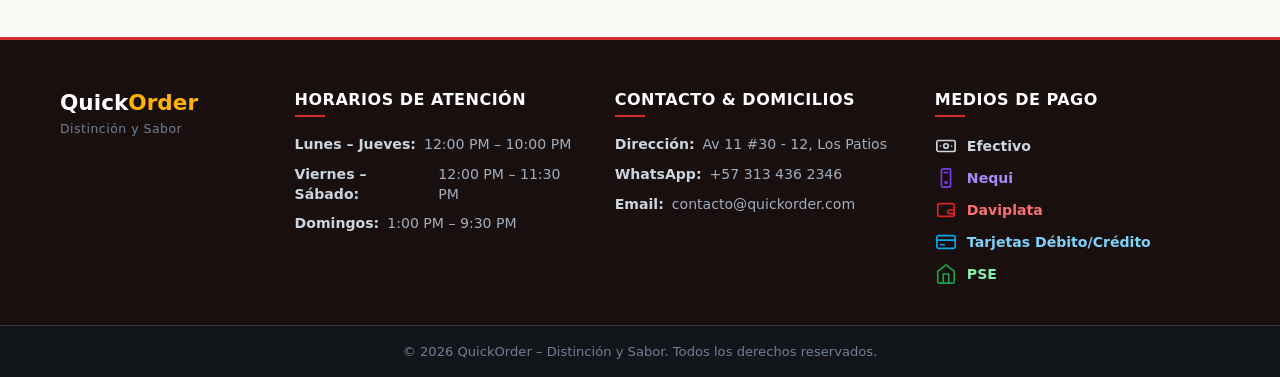
<file: hamburguesas.html>
<!DOCTYPE html>
<html lang="es">
<head>
    <meta charset="UTF-8">
    <meta name="viewport" content="width=device-width, initial-scale=1.0">
    <title>QuickOrder – Menú de Hamburguesas</title>
    <link rel="stylesheet" href="css/styles.css">
</head>
<body>

    <!-- Barra Superior de Anuncios Promocionales -->
    <div class="top-bar-anuncio">
        <span>DOMICILIOS EXPRESS:</span> ¡Envíos gratis en pedidos superiores a $50.000! • Tiempo estimado: 25-35 min
    </div>

    <!-- Encabezado Superior con Logo y Acceso al Carrito -->
    <header class="header-principal">
        <div class="header-contenedor">
            <a href="index.html" class="logo-enlace" aria-label="QuickOrder Inicio">
                <div class="logo-icono">
                    <svg viewBox="0 0 64 64" xmlns="http://www.w3.org/2000/svg">
                        <rect x="4" y="20" width="44" height="24" rx="4" ry="4" fill="currentColor"/>
                        <rect x="8" y="24" width="20" height="10" rx="2" ry="2" fill="white" opacity="0.3"/>
                        <rect x="2" y="12" width="48" height="10" rx="3" ry="3" fill="currentColor" opacity="0.8"/>
                        <rect x="2" y="18" width="48" height="4" rx="0" fill="currentColor" opacity="0.5"/>
                        <circle cx="14" cy="48" r="5" fill="currentColor"/>
                        <circle cx="14" cy="48" r="2.5" fill="white" opacity="0.4"/>
                        <circle cx="36" cy="48" r="5" fill="currentColor"/>
                        <circle cx="36" cy="48" r="2.5" fill="white" opacity="0.4"/>
                        <line x1="48" y1="20" x2="58" y2="36" stroke="currentColor" stroke-width="4" stroke-linecap="round"/>
                        <path d="M20 22 Q22 18 24 22" stroke="white" stroke-width="1.5" fill="none" stroke-linecap="round"/>
                        <path d="M28 22 Q30 17 32 22" stroke="white" stroke-width="1.5" fill="none" stroke-linecap="round"/>
                    </svg>
                </div>
                <div class="logo-texto">
                    <span class="logo-nombre">Quick<span>Order</span></span>
                    <span class="logo-eslogan">Distinción y Sabor</span>
                </div>
            </a>

            <div class="header-acciones">
                <button id="btn-abrir-carrito" class="btn-abrir-carrito" aria-label="Ver carrito de compras">
                    <svg viewBox="0 0 24 24">
                        <path d="M7 18c-1.1 0-1.99.9-1.99 2S5.9 22 7 22s2-.9 2-2-.9-2-2-2zM1 2v2h2l3.6 7.59-1.35 2.45c-.16.28-.25.61-.25.96 0 1.1.9 2 2 2h12v-2H7.42c-.14 0-.25-.11-.25-.25l.03-.12.9-1.63h7.45c.75 0 1.41-.41 1.75-1.03l3.58-6.49c.08-.14.12-.31.12-.48 0-.55-.45-1-1-1H5.21l-.94-2H1zm16 16c-1.1 0-1.99.9-1.99 2s.89 2 1.99 2 2-.9 2-2-.9-2-2-2z"/>
                    </svg>
                    <span class="btn-texto">Mi Pedido</span>
                    <span id="badge-contador-header" class="badge-contador">0</span>
                </button>
            </div>
        </div>
    </header>

    <!-- Menú de Navegación por Categorías con Iconos SVG -->
    <div class="nav-categorias-wrapper">
        <nav class="categorias" aria-label="Categorías del menú">
            <a href="index.html" class="btn-categoria inicio">
                <span class="cat-icono"><svg viewBox="0 0 24 24"><path d="M10 20v-6h4v6h5v-8h3L12 3 2 12h3v8z"/></svg></span>
                <span>Inicio</span>
            </a>
            <a href="hamburguesas.html" class="btn-categoria hamburguesas activo">
                <span class="cat-icono"><svg viewBox="0 0 24 24"><path d="M12 2C6.48 2 2 4.48 2 7.5c0 .64.25 1.25.7 1.78C2.26 9.87 2 10.66 2 11.5c0 1.93 1.57 3.5 3.5 3.5H19c1.93 0 3.5-1.57 3.5-3.5 0-.84-.26-1.63-.7-2.22.45-.53.7-1.14.7-1.78C22 4.48 17.52 2 12 2zm-8.5 15c0 2.21 3.81 4 8.5 4s8.5-1.79 8.5-4H3.5z"/></svg></span>
                <span>Hamburguesas</span>
            </a>
            <a href="perros.html" class="btn-categoria perros">
                <span class="cat-icono"><svg viewBox="0 0 24 24"><path d="M18.8 6.2c-1.6-1.6-4.1-1.6-5.7 0L4.2 15.1c-1.6 1.6-1.6 4.1 0 5.7 1.6 1.6 4.1 1.6 5.7 0l8.9-8.9c1.6-1.6 1.6-4.1 0-5.7zm-2.8 4.3L7.1 19.4c-.8.8-2.1.8-2.8 0s-.8-2.1 0-2.8L13.2 7.7c.8-.8 2.1-.8 2.8 0s.8 2.1 0 2.8z"/></svg></span>
                <span>Perros Calientes</span>
            </a>
            <a href="salchipapas.html" class="btn-categoria salchipapas">
                <span class="cat-icono"><svg viewBox="0 0 24 24"><path d="M18.5 3H5.5C4.67 3 4 3.67 4 4.5v15c0 .83.67 1.5 1.5 1.5h13c.83 0 1.5-.67 1.5-1.5v-15c0-.83-.67-1.5-1.5-1.5zM7 6h2v9H7V6zm4 0h2v11h-2V6zm4 0h2v8h-2V6z"/></svg></span>
                <span>Salchipapas</span>
            </a>
            <a href="bebidas.html" class="btn-categoria bebidas">
                <span class="cat-icono"><svg viewBox="0 0 24 24"><path d="M20 3H4v2h1.5l1.5 14.5c.1 1 1 1.5 2 1.5h6c1 0 1.9-.5 2-1.5L18.5 5H20V3zm-5 15H9L7.8 6h8.4L15 18z"/></svg></span>
                <span>Bebidas</span>
            </a>
        </nav>
    </div>

    <!-- Banner Dedicado de Categoría: Hamburguesas (Ancho Completo 100%) -->
    <section class="categoria-banner hamburguesas-banner">
        <div class="cat-banner-inner">
            <div class="cat-banner-info">
                <span class="cat-banner-badge">LÍNEA GOURMET & ESPECIAL</span>
                <h1 class="cat-banner-titulo">Hamburguesas Artesanales a la Parrilla</h1>
                <p class="cat-banner-desc">
                    Carne 100% de res seleccionada, pan brioche recién horneado, queso fundido y vegetales frescos del día. ¡El sabor que no se olvida!
                </p>
               
            </div>
            <div class="cat-banner-media">
                <img src="img/hamburguesa_doble.webp" alt="Hamburguesas Artesanales QuickOrder" class="cat-banner-img">
            </div>
        </div>
    </section>

    <!-- Sección de Hamburguesas Organizada por Líneas -->
    <main class="seccion-platos seccion-hamburguesas">
        
        <!-- Subsección 1: Línea hamburguesas Especiales -->
        <div class="subseccion-header">
            <h2 class="subseccion-titulo">
                Línea hamburguesas Especiales
            </h2>
            <span class="subseccion-contador">Selección Gourmet</span>
        </div>

        <div class="contenedor-platos">
            
            <!-- Producto 1: Hamburguesa Doble -->
            <article class="tarjeta-plato">
                <div class="tarjeta-media">
                    <span class="badge-destacado favorito">MÁS VENDIDA</span>
                    <img src="img/hamburguesa_doble.webp" alt="Hamburguesa Doble Carne y Queso" class="imagen-plato">
                </div>
                <div class="tarjeta-cuerpo">
                    <h3 class="nombre-plato">Hamburguesa Doble</h3>
                    <p class="descripcion-plato">300g de jugosa carne de res a la parrilla con doble queso cheddar derretido, tocineta ahumada y salsa BBQ artesanal.</p>
                </div>
                <div class="tarjeta-footer-acciones">
                    <p class="precio-plato">$ 25.000</p>
                    <button class="btn-agregar" data-nombre="Hamburguesa Doble" data-valor="25000">Agregar</button>
                </div>
            </article>

            <!-- Producto 2: Hamburguesa de la Casa -->
            <article class="tarjeta-plato">
                <div class="tarjeta-media">
                    <span class="badge-destacado">ESPECIAL</span>
                    <img src="img/hamburguesa.jpg" alt="Hamburguesa Especial de la Casa" class="imagen-plato">
                </div>
                <div class="tarjeta-cuerpo">
                    <h3 class="nombre-plato">Hamburguesa de la Casa</h3>
                    <p class="descripcion-plato">Carne artesanal de receta secreta rellena de queso, tocineta crujiente, aros de cebolla crocantes, huevo frito y aderezo especial de la casa.</p>
                </div>
                <div class="tarjeta-footer-acciones">
                    <p class="precio-plato">$ 28.000</p>
                    <button class="btn-agregar" data-nombre="Hamburguesa de la Casa" data-valor="28000">Agregar</button>
                </div>
            </article>

        </div>

        <!-- Subsección 2: Línea Clásica & Pollo Crispy -->
        <div class="subseccion-header">
            <h2 class="subseccion-titulo">
                Línea Clásica & Pollo Crispy
            </h2>
            <span class="subseccion-contador">Tradición & Sabor</span>
        </div>

        <div class="contenedor-platos">

            <!-- Producto 3: Hamburguesa de Pollo -->
            <article class="tarjeta-plato">
                <div class="tarjeta-media">
                    <span class="badge-destacado nuevo">CRISPY</span>
                    <img src="img/hamburguesa_pollo.jpg" alt="Hamburguesa de Pechuga de Pollo Crocante" class="imagen-plato">
                </div>
                <div class="tarjeta-cuerpo">
                    <h3 class="nombre-plato">Hamburguesa de Pollo</h3>
                    <p class="descripcion-plato">100% filete de pechuga de pollo empanizado estilo crujiente, lechuga romana fresca, tomate y aderezo cremoso miel mostaza.</p>
                </div>
                <div class="tarjeta-footer-acciones">
                    <p class="precio-plato">$ 22.000</p>
                    <button class="btn-agregar" data-nombre="Hamburguesa de Pollo" data-valor="22000">Agregar</button>
                </div>
            </article>

            <!-- Producto 4: Hamburguesa Clásica -->
            <article class="tarjeta-plato">
                <div class="tarjeta-media">
                    <span class="badge-destacado combo">CLÁSICA</span>
                    <img src="img/hamburguesa_sencilla.jpg" alt="Hamburguesa Clásica Sencilla" class="imagen-plato">
                </div>
                <div class="tarjeta-cuerpo">
                    <h3 class="nombre-plato">Hamburguesa Clásica</h3>
                    <p class="descripcion-plato">150g de carne de res seleccionada, lechuga fresca, rodajas de tomate maduro, cebolla caramelizada y queso mozzarella.</p>
                </div>
                <div class="tarjeta-footer-acciones">
                    <p class="precio-plato">$ 15.000</p>
                    <button class="btn-agregar" data-nombre="Hamburguesa Clásica" data-valor="15000">Agregar</button>
                </div>
            </article>

        </div>
    </main>

    <!-- Drawer Lateral del Carrito de Compras -->
    <div id="carrito-overlay" class="carrito-overlay"></div>
    <aside id="carrito-panel" class="carrito-panel" aria-label="Carrito de compras">
        <div class="carrito-header">
            <div class="carrito-titulo-wrapper">
                <h3 class="carrito-titulo">Tu Pedido</h3>
                <span id="carrito-badge-items" class="carrito-badge-items">0 items</span>
            </div>
            <button id="btn-cerrar-carrito" class="btn-cerrar-carrito" aria-label="Cerrar carrito">
                <svg viewBox="0 0 24 24">
                    <path d="M19 6.41L17.59 5 12 10.59 6.41 5 5 6.41 10.59 12 5 17.59 6.41 19 12 13.41 17.59 19 19 17.59 13.41 12z"/>
                </svg>
            </button>
        </div>

        <div id="carrito-cuerpo" class="carrito-cuerpo"></div>

        <div class="carrito-footer">
            <div class="carrito-resumen-fila">
                <span>Subtotal:</span>
                <span id="carrito-subtotal-monto">$ 0</span>
            </div>
            <div class="carrito-total-fila">
                <span>Total:</span>
                <span id="carrito-total-monto" class="carrito-total-monto">$ 0</span>
            </div>
            <div class="carrito-acciones">
                <button id="btn-finalizar-pedido" class="btn-finalizar-pedido">
                    <svg viewBox="0 0 24 24">
                        <path d="M9 16.17L4.83 12l-1.42 1.41L9 19 21 7l-1.41-1.41z"/>
                    </svg>
                    Confirmar Pedido
                </button>
                <button id="btn-vaciar-carrito" class="btn-vaciar-carrito">Vaciar Carrito</button>
            </div>
        </div>
    </aside>

    <!-- Pie de Página Profesional y Elegante -->
    <footer class="footer-principal">
        <div class="footer-contenedor">
            <div class="footer-marca">
                <span class="footer-logo-nombre">Quick<span>Order</span></span>
                <span class="footer-logo-eslogan">Distinción y Sabor</span>
            </div>

            <div class="footer-columna">
                <h4 class="footer-columna-titulo">Horarios de Atención</h4>
                <ul class="footer-lista">
                    <li class="footer-item"><strong>Lunes – Jueves:</strong> 12:00 PM – 10:00 PM</li>
                    <li class="footer-item"><strong>Viernes – Sábado:</strong> 12:00 PM – 11:30 PM</li>
                    <li class="footer-item"><strong>Domingos:</strong> 1:00 PM – 9:30 PM</li>
                </ul>
            </div>

            <div class="footer-columna">
                <h4 class="footer-columna-titulo">Contacto & Domicilios</h4>
                <ul class="footer-lista">
                    <li class="footer-item"><strong>Dirección:</strong> Av 11 #30 - 12, Los Patios</li>
                    <li class="footer-item"><strong>WhatsApp:</strong> +57 313 436 2346</li>
                    <li class="footer-item"><strong>Email:</strong> contacto@quickorder.com</li>
                </ul>
            </div>

            <div class="footer-columna">
                <h4 class="footer-columna-titulo">Medios de Pago</h4>
                <div class="footer-pagos-grid">
                <ul class="footer-pagos-lista">
                    <li class="footer-pago-item">
                        <svg viewBox="0 0 24 24" fill="none" stroke="currentColor" stroke-width="1.8" stroke-linecap="round" stroke-linejoin="round">
                            <rect x="2" y="6" width="20" height="12" rx="2"/><circle cx="12" cy="12" r="2.5"/><path d="M6 12h.01M18 12h.01"/>
                        </svg>
                        <strong>Efectivo</strong>
                    </li>
                    <li class="footer-pago-item">
                        <svg viewBox="0 0 24 24" fill="none" stroke="#7c3aed" stroke-width="1.8" stroke-linecap="round" stroke-linejoin="round">
                            <rect x="7" y="2" width="10" height="20" rx="2"/><circle cx="12" cy="17" r="1" fill="#7c3aed"/><path d="M10 6h4"/>
                        </svg>
                        <strong style="color:#a78bfa;">Nequi</strong>
                    </li>
                    <li class="footer-pago-item">
                        <svg viewBox="0 0 24 24" fill="none" stroke="#dc2626" stroke-width="1.8" stroke-linecap="round" stroke-linejoin="round">
                            <path d="M21 12V7a2 2 0 0 0-2-2H5a2 2 0 0 0-2 2v10a2 2 0 0 0 2 2h14a2 2 0 0 0 2-2v-3"/><path d="M16 12h5v4h-5a2 2 0 0 1 0-4z"/>
                        </svg>
                        <strong style="color:#f87171;">Daviplata</strong>
                    </li>
                    <li class="footer-pago-item">
                        <svg viewBox="0 0 24 24" fill="none" stroke="#0ea5e9" stroke-width="1.8" stroke-linecap="round" stroke-linejoin="round">
                            <rect x="2" y="5" width="20" height="14" rx="2"/><path d="M2 10h20"/><path d="M6 15h4"/>
                        </svg>
                        <strong style="color:#7dd3fc;">Tarjetas Débito/Crédito</strong>
                    </li>
                    <li class="footer-pago-item">
                        <svg viewBox="0 0 24 24" fill="none" stroke="#16a34a" stroke-width="1.8" stroke-linecap="round" stroke-linejoin="round">
                            <path d="M3 9l9-7 9 7v11a2 2 0 0 1-2 2H5a2 2 0 0 1-2-2z"/><polyline points="9 22 9 12 15 12 15 22"/>
                        </svg>
                        <strong style="color:#86efac;">PSE</strong>
                    </li>
                </ul>
                </div>
            </div>
        </div>

        <div class="footer-bottom">
            <p>&copy; 2026 QuickOrder – Distinción y Sabor. Todos los derechos reservados.</p>
        </div>
    </footer>

    <script src="js/app.js"></script>
</body>
</html>
</file>
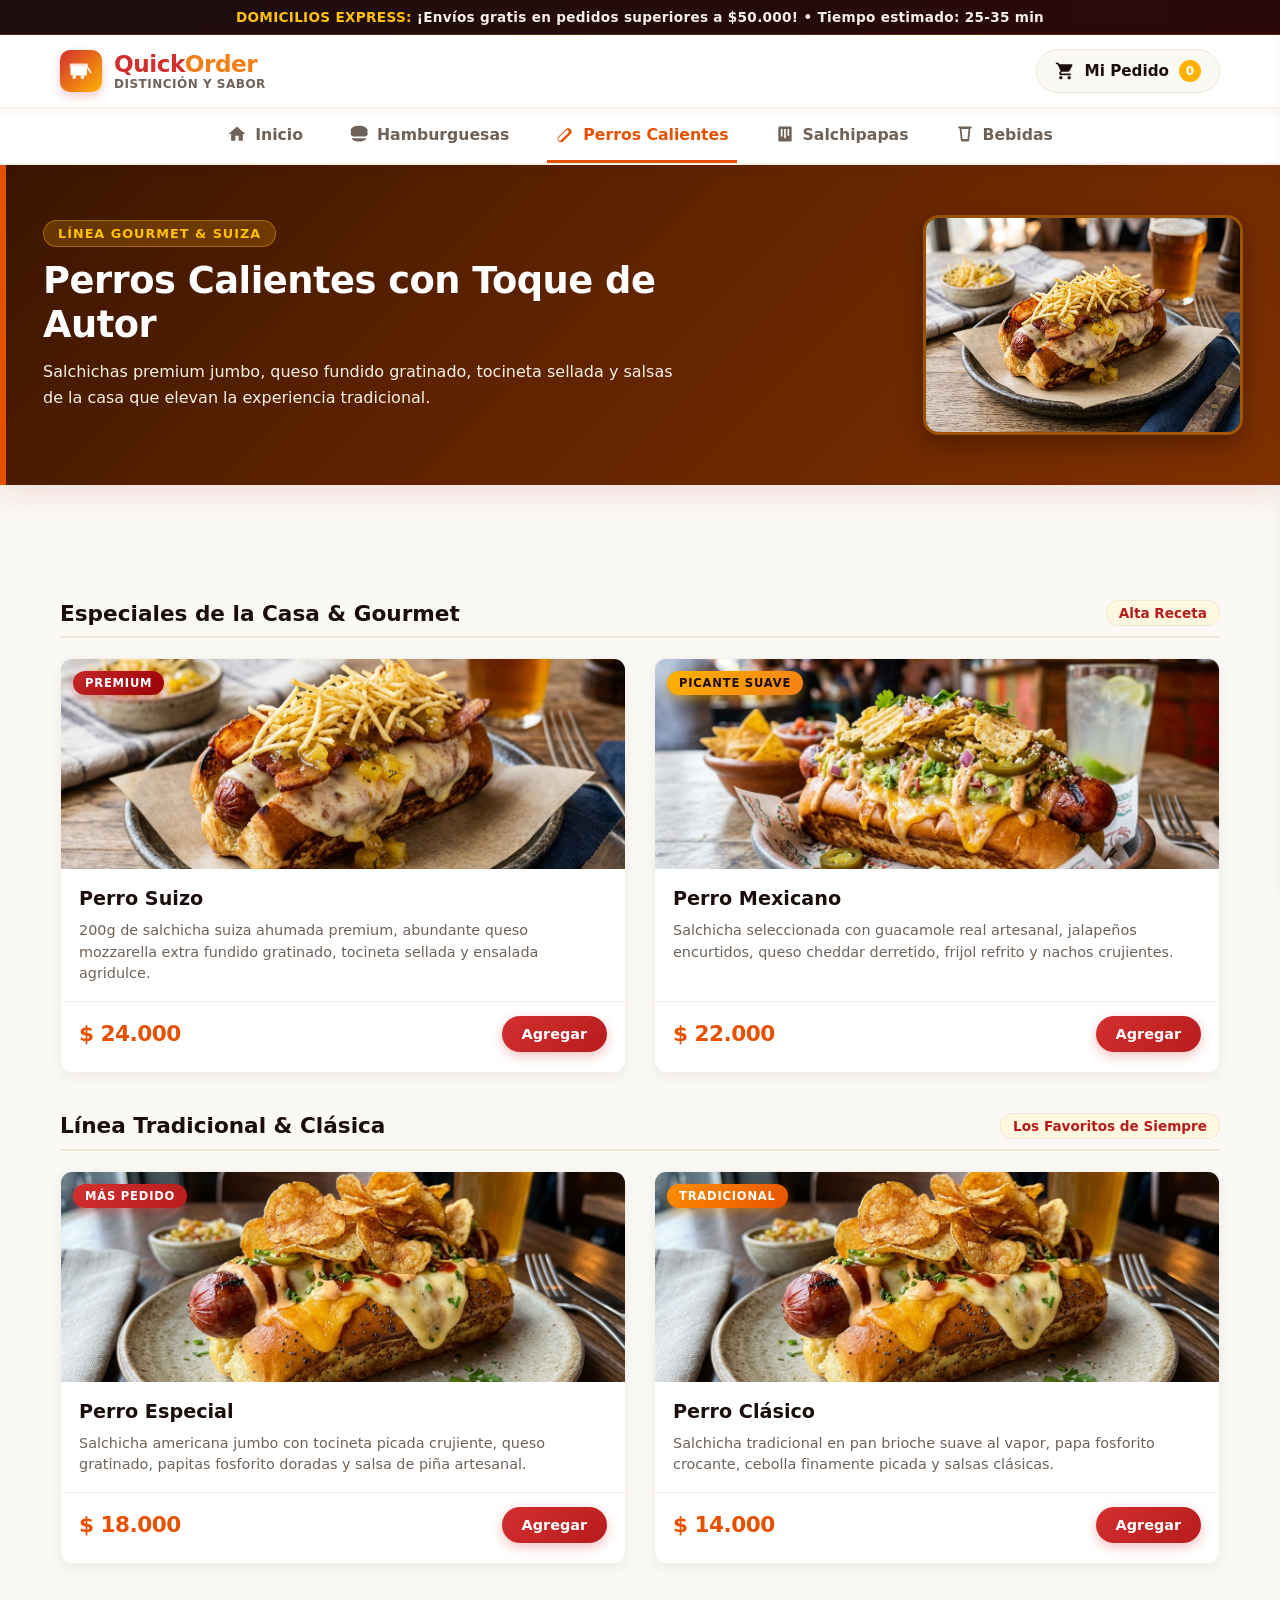
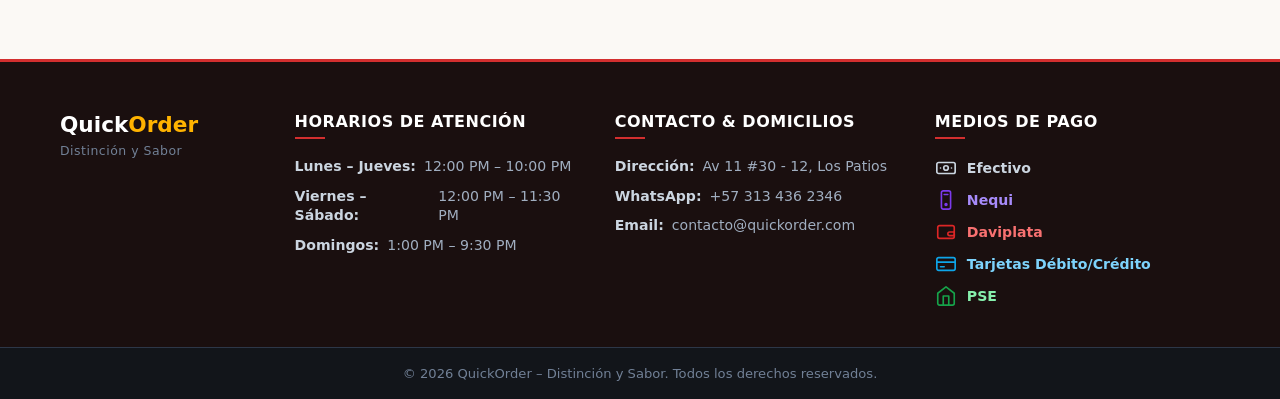
<file: perros.html>
<!DOCTYPE html>
<html lang="es">
<head>
    <meta charset="UTF-8">
    <meta name="viewport" content="width=device-width, initial-scale=1.0">
    <title>QuickOrder – Menú de Perros Calientes</title>
    <link rel="stylesheet" href="css/styles.css">
</head>
<body>

    <!-- Barra Superior de Anuncios Promocionales -->
    <div class="top-bar-anuncio">
        <span>DOMICILIOS EXPRESS:</span> ¡Envíos gratis en pedidos superiores a $50.000! • Tiempo estimado: 25-35 min
    </div>

    <!-- Encabezado Superior con Logo y Acceso al Carrito -->
    <header class="header-principal">
        <div class="header-contenedor">
            <a href="index.html" class="logo-enlace" aria-label="QuickOrder Inicio">
                <div class="logo-icono">
                    <svg viewBox="0 0 64 64" xmlns="http://www.w3.org/2000/svg">
                        <rect x="4" y="20" width="44" height="24" rx="4" ry="4" fill="currentColor"/>
                        <rect x="8" y="24" width="20" height="10" rx="2" ry="2" fill="white" opacity="0.3"/>
                        <rect x="2" y="12" width="48" height="10" rx="3" ry="3" fill="currentColor" opacity="0.8"/>
                        <rect x="2" y="18" width="48" height="4" rx="0" fill="currentColor" opacity="0.5"/>
                        <circle cx="14" cy="48" r="5" fill="currentColor"/>
                        <circle cx="14" cy="48" r="2.5" fill="white" opacity="0.4"/>
                        <circle cx="36" cy="48" r="5" fill="currentColor"/>
                        <circle cx="36" cy="48" r="2.5" fill="white" opacity="0.4"/>
                        <line x1="48" y1="20" x2="58" y2="36" stroke="currentColor" stroke-width="4" stroke-linecap="round"/>
                        <path d="M20 22 Q22 18 24 22" stroke="white" stroke-width="1.5" fill="none" stroke-linecap="round"/>
                        <path d="M28 22 Q30 17 32 22" stroke="white" stroke-width="1.5" fill="none" stroke-linecap="round"/>
                    </svg>
                </div>
                <div class="logo-texto">
                    <span class="logo-nombre">Quick<span>Order</span></span>
                    <span class="logo-eslogan">Distinción y Sabor</span>
                </div>
            </a>

            <div class="header-acciones">
                <button id="btn-abrir-carrito" class="btn-abrir-carrito" aria-label="Ver carrito de compras">
                    <svg viewBox="0 0 24 24">
                        <path d="M7 18c-1.1 0-1.99.9-1.99 2S5.9 22 7 22s2-.9 2-2-.9-2-2-2zM1 2v2h2l3.6 7.59-1.35 2.45c-.16.28-.25.61-.25.96 0 1.1.9 2 2 2h12v-2H7.42c-.14 0-.25-.11-.25-.25l.03-.12.9-1.63h7.45c.75 0 1.41-.41 1.75-1.03l3.58-6.49c.08-.14.12-.31.12-.48 0-.55-.45-1-1-1H5.21l-.94-2H1zm16 16c-1.1 0-1.99.9-1.99 2s.89 2 1.99 2 2-.9 2-2-.9-2-2-2z"/>
                    </svg>
                    <span class="btn-texto">Mi Pedido</span>
                    <span id="badge-contador-header" class="badge-contador">0</span>
                </button>
            </div>
        </div>
    </header>

    <!-- Menú de Navegación por Categorías con Iconos SVG -->
    <div class="nav-categorias-wrapper">
        <nav class="categorias" aria-label="Categorías del menú">
            <a href="index.html" class="btn-categoria inicio">
                <span class="cat-icono"><svg viewBox="0 0 24 24"><path d="M10 20v-6h4v6h5v-8h3L12 3 2 12h3v8z"/></svg></span>
                <span>Inicio</span>
            </a>
            <a href="hamburguesas.html" class="btn-categoria hamburguesas">
                <span class="cat-icono"><svg viewBox="0 0 24 24"><path d="M12 2C6.48 2 2 4.48 2 7.5c0 .64.25 1.25.7 1.78C2.26 9.87 2 10.66 2 11.5c0 1.93 1.57 3.5 3.5 3.5H19c1.93 0 3.5-1.57 3.5-3.5 0-.84-.26-1.63-.7-2.22.45-.53.7-1.14.7-1.78C22 4.48 17.52 2 12 2zm-8.5 15c0 2.21 3.81 4 8.5 4s8.5-1.79 8.5-4H3.5z"/></svg></span>
                <span>Hamburguesas</span>
            </a>
            <a href="perros.html" class="btn-categoria perros activo">
                <span class="cat-icono"><svg viewBox="0 0 24 24"><path d="M18.8 6.2c-1.6-1.6-4.1-1.6-5.7 0L4.2 15.1c-1.6 1.6-1.6 4.1 0 5.7 1.6 1.6 4.1 1.6 5.7 0l8.9-8.9c1.6-1.6 1.6-4.1 0-5.7zm-2.8 4.3L7.1 19.4c-.8.8-2.1.8-2.8 0s-.8-2.1 0-2.8L13.2 7.7c.8-.8 2.1-.8 2.8 0s.8 2.1 0 2.8z"/></svg></span>
                <span>Perros Calientes</span>
            </a>
            <a href="salchipapas.html" class="btn-categoria salchipapas">
                <span class="cat-icono"><svg viewBox="0 0 24 24"><path d="M18.5 3H5.5C4.67 3 4 3.67 4 4.5v15c0 .83.67 1.5 1.5 1.5h13c.83 0 1.5-.67 1.5-1.5v-15c0-.83-.67-1.5-1.5-1.5zM7 6h2v9H7V6zm4 0h2v11h-2V6zm4 0h2v8h-2V6z"/></svg></span>
                <span>Salchipapas</span>
            </a>
            <a href="bebidas.html" class="btn-categoria bebidas">
                <span class="cat-icono"><svg viewBox="0 0 24 24"><path d="M20 3H4v2h1.5l1.5 14.5c.1 1 1 1.5 2 1.5h6c1 0 1.9-.5 2-1.5L18.5 5H20V3zm-5 15H9L7.8 6h8.4L15 18z"/></svg></span>
                <span>Bebidas</span>
            </a>
        </nav>
    </div>

    <!-- Banner Dedicado de Categoría: Perros Calientes (Ancho Completo 100%) -->
    <section class="categoria-banner perros-banner">
        <div class="cat-banner-inner">
            <div class="cat-banner-info">
                <span class="cat-banner-badge">LÍNEA GOURMET & SUIZA</span>
                <h1 class="cat-banner-titulo">Perros Calientes con Toque de Autor</h1>
                <p class="cat-banner-desc">
                    Salchichas premium jumbo, queso fundido gratinado, tocineta sellada y salsas de la casa que elevan la experiencia tradicional.
                </p>
            </div>
            <div class="cat-banner-media">
                <img src="img/perro_suizo.jpg" alt="Perros Calientes Gourmet QuickOrder" class="cat-banner-img">
            </div>
        </div>
    </section>

    <!-- Sección de Perros Calientes Organizada por Líneas -->
    <main class="seccion-platos seccion-perros">
        
        <!-- Subsección 1: Especiales & Gourmet -->
        <div class="subseccion-header">
            <h2 class="subseccion-titulo">
                Especiales de la Casa & Gourmet
            </h2>
            <span class="subseccion-contador">Alta Receta</span>
        </div>

        <div class="contenedor-platos">
            
            <!-- Producto 1: Perro Suizo -->
            <article class="tarjeta-plato">
                <div class="tarjeta-media">
                    <span class="badge-destacado favorito">PREMIUM</span>
                    <img src="img/perro_suizo.jpg" alt="Perro Caliente Suizo con Salchicha Suiza" class="imagen-plato">
                </div>
                <div class="tarjeta-cuerpo">
                    <h3 class="nombre-plato">Perro Suizo</h3>
                    <p class="descripcion-plato">200g de salchicha suiza ahumada premium, abundante queso mozzarella extra fundido gratinado, tocineta sellada y ensalada agridulce.</p>
                </div>
                <div class="tarjeta-footer-acciones">
                    <p class="precio-plato">$ 24.000</p>
                    <button class="btn-agregar" data-nombre="Perro Suizo" data-valor="24000">Agregar</button>
                </div>
            </article>

            <!-- Producto 2: Perro Mexicano -->
            <article class="tarjeta-plato">
                <div class="tarjeta-media">
                    <span class="badge-destacado nuevo">PICANTE SUAVE</span>
                    <img src="img/perro_mexicano.jpg" alt="Perro Caliente Estilo Mexicano" class="imagen-plato">
                </div>
                <div class="tarjeta-cuerpo">
                    <h3 class="nombre-plato">Perro Mexicano</h3>
                    <p class="descripcion-plato">Salchicha seleccionada con guacamole real artesanal, jalapeños encurtidos, queso cheddar derretido, frijol refrito y nachos crujientes.</p>
                </div>
                <div class="tarjeta-footer-acciones">
                    <p class="precio-plato">$ 22.000</p>
                    <button class="btn-agregar" data-nombre="Perro Mexicano" data-valor="22000">Agregar</button>
                </div>
            </article>

        </div>

        <!-- Subsección 2: Línea Tradicional & Clásica -->
        <div class="subseccion-header">
            <h2 class="subseccion-titulo">
                Línea Tradicional & Clásica
            </h2>
            <span class="subseccion-contador">Los Favoritos de Siempre</span>
        </div>

        <div class="contenedor-platos">

            <!-- Producto 3: Perro Especial -->
            <article class="tarjeta-plato">
                <div class="tarjeta-media">
                    <span class="badge-destacado">MÁS PEDIDO</span>
                    <img src="img/perro_caliente.jpg" alt="Perro Caliente Especial con Tocineta y Queso" class="imagen-plato">
                </div>
                <div class="tarjeta-cuerpo">
                    <h3 class="nombre-plato">Perro Especial</h3>
                    <p class="descripcion-plato">Salchicha americana jumbo con tocineta picada crujiente, queso gratinado, papitas fosforito doradas y salsa de piña artesanal.</p>
                </div>
                <div class="tarjeta-footer-acciones">
                    <p class="precio-plato">$ 18.000</p>
                    <button class="btn-agregar" data-nombre="Perro Especial" data-valor="18000">Agregar</button>
                </div>
            </article>

            <!-- Producto 4: Perro Clásico -->
            <article class="tarjeta-plato">
                <div class="tarjeta-media">
                    <span class="badge-destacado combo">TRADICIONAL</span>
                    <img src="img/perro_caliente.jpg" alt="Perro Caliente Tradicional" class="imagen-plato">
                </div>
                <div class="tarjeta-cuerpo">
                    <h3 class="nombre-plato">Perro Clásico</h3>
                    <p class="descripcion-plato">Salchicha tradicional en pan brioche suave al vapor, papa fosforito crocante, cebolla finamente picada y salsas clásicas.</p>
                </div>
                <div class="tarjeta-footer-acciones">
                    <p class="precio-plato">$ 14.000</p>
                    <button class="btn-agregar" data-nombre="Perro Clásico" data-valor="14000">Agregar</button>
                </div>
            </article>

        </div>
    </main>

    <!-- Drawer Lateral del Carrito de Compras -->
    <div id="carrito-overlay" class="carrito-overlay"></div>
    <aside id="carrito-panel" class="carrito-panel" aria-label="Carrito de compras">
        <div class="carrito-header">
            <div class="carrito-titulo-wrapper">
                <h3 class="carrito-titulo">Tu Pedido</h3>
                <span id="carrito-badge-items" class="carrito-badge-items">0 items</span>
            </div>
            <button id="btn-cerrar-carrito" class="btn-cerrar-carrito" aria-label="Cerrar carrito">
                <svg viewBox="0 0 24 24">
                    <path d="M19 6.41L17.59 5 12 10.59 6.41 5 5 6.41 10.59 12 5 17.59 6.41 19 12 13.41 17.59 19 19 17.59 13.41 12z"/>
                </svg>
            </button>
        </div>

        <div id="carrito-cuerpo" class="carrito-cuerpo"></div>

        <div class="carrito-footer">
            <div class="carrito-resumen-fila">
                <span>Subtotal:</span>
                <span id="carrito-subtotal-monto">$ 0</span>
            </div>
            <div class="carrito-total-fila">
                <span>Total:</span>
                <span id="carrito-total-monto" class="carrito-total-monto">$ 0</span>
            </div>
            <div class="carrito-acciones">
                <button id="btn-finalizar-pedido" class="btn-finalizar-pedido">
                    <svg viewBox="0 0 24 24">
                        <path d="M9 16.17L4.83 12l-1.42 1.41L9 19 21 7l-1.41-1.41z"/>
                    </svg>
                    Confirmar Pedido
                </button>
                <button id="btn-vaciar-carrito" class="btn-vaciar-carrito">Vaciar Carrito</button>
            </div>
        </div>
    </aside>

    <!-- Pie de Página Profesional y Elegante -->
    <footer class="footer-principal">
        <div class="footer-contenedor">
            <div class="footer-marca">
                <span class="footer-logo-nombre">Quick<span>Order</span></span>
                <span class="footer-logo-eslogan">Distinción y Sabor</span>
            </div>

            <div class="footer-columna">
                <h4 class="footer-columna-titulo">Horarios de Atención</h4>
                <ul class="footer-lista">
                    <li class="footer-item"><strong>Lunes – Jueves:</strong> 12:00 PM – 10:00 PM</li>
                    <li class="footer-item"><strong>Viernes – Sábado:</strong> 12:00 PM – 11:30 PM</li>
                    <li class="footer-item"><strong>Domingos:</strong> 1:00 PM – 9:30 PM</li>
                </ul>
            </div>

            <div class="footer-columna">
                <h4 class="footer-columna-titulo">Contacto & Domicilios</h4>
                <ul class="footer-lista">
                    <li class="footer-item"><strong>Dirección:</strong> Av 11 #30 - 12, Los Patios</li>
                    <li class="footer-item"><strong>WhatsApp:</strong> +57 313 436 2346</li>
                    <li class="footer-item"><strong>Email:</strong> contacto@quickorder.com</li>
                </ul>
            </div>

            <div class="footer-columna">
                <h4 class="footer-columna-titulo">Medios de Pago</h4>
                <div class="footer-pagos-grid">
                <ul class="footer-pagos-lista">
                    <li class="footer-pago-item">
                        <svg viewBox="0 0 24 24" fill="none" stroke="currentColor" stroke-width="1.8" stroke-linecap="round" stroke-linejoin="round">
                            <rect x="2" y="6" width="20" height="12" rx="2"/><circle cx="12" cy="12" r="2.5"/><path d="M6 12h.01M18 12h.01"/>
                        </svg>
                        <strong>Efectivo</strong>
                    </li>
                    <li class="footer-pago-item">
                        <svg viewBox="0 0 24 24" fill="none" stroke="#7c3aed" stroke-width="1.8" stroke-linecap="round" stroke-linejoin="round">
                            <rect x="7" y="2" width="10" height="20" rx="2"/><circle cx="12" cy="17" r="1" fill="#7c3aed"/><path d="M10 6h4"/>
                        </svg>
                        <strong style="color:#a78bfa;">Nequi</strong>
                    </li>
                    <li class="footer-pago-item">
                        <svg viewBox="0 0 24 24" fill="none" stroke="#dc2626" stroke-width="1.8" stroke-linecap="round" stroke-linejoin="round">
                            <path d="M21 12V7a2 2 0 0 0-2-2H5a2 2 0 0 0-2 2v10a2 2 0 0 0 2 2h14a2 2 0 0 0 2-2v-3"/><path d="M16 12h5v4h-5a2 2 0 0 1 0-4z"/>
                        </svg>
                        <strong style="color:#f87171;">Daviplata</strong>
                    </li>
                    <li class="footer-pago-item">
                        <svg viewBox="0 0 24 24" fill="none" stroke="#0ea5e9" stroke-width="1.8" stroke-linecap="round" stroke-linejoin="round">
                            <rect x="2" y="5" width="20" height="14" rx="2"/><path d="M2 10h20"/><path d="M6 15h4"/>
                        </svg>
                        <strong style="color:#7dd3fc;">Tarjetas Débito/Crédito</strong>
                    </li>
                    <li class="footer-pago-item">
                        <svg viewBox="0 0 24 24" fill="none" stroke="#16a34a" stroke-width="1.8" stroke-linecap="round" stroke-linejoin="round">
                            <path d="M3 9l9-7 9 7v11a2 2 0 0 1-2 2H5a2 2 0 0 1-2-2z"/><polyline points="9 22 9 12 15 12 15 22"/>
                        </svg>
                        <strong style="color:#86efac;">PSE</strong>
                    </li>
                </ul>
                </div>
            </div>
        </div>

        <div class="footer-bottom">
            <p>&copy; 2026 QuickOrder – Distinción y Sabor. Todos los derechos reservados.</p>
        </div>
    </footer>

    <script src="js/app.js"></script>
</body>
</html>
</file>
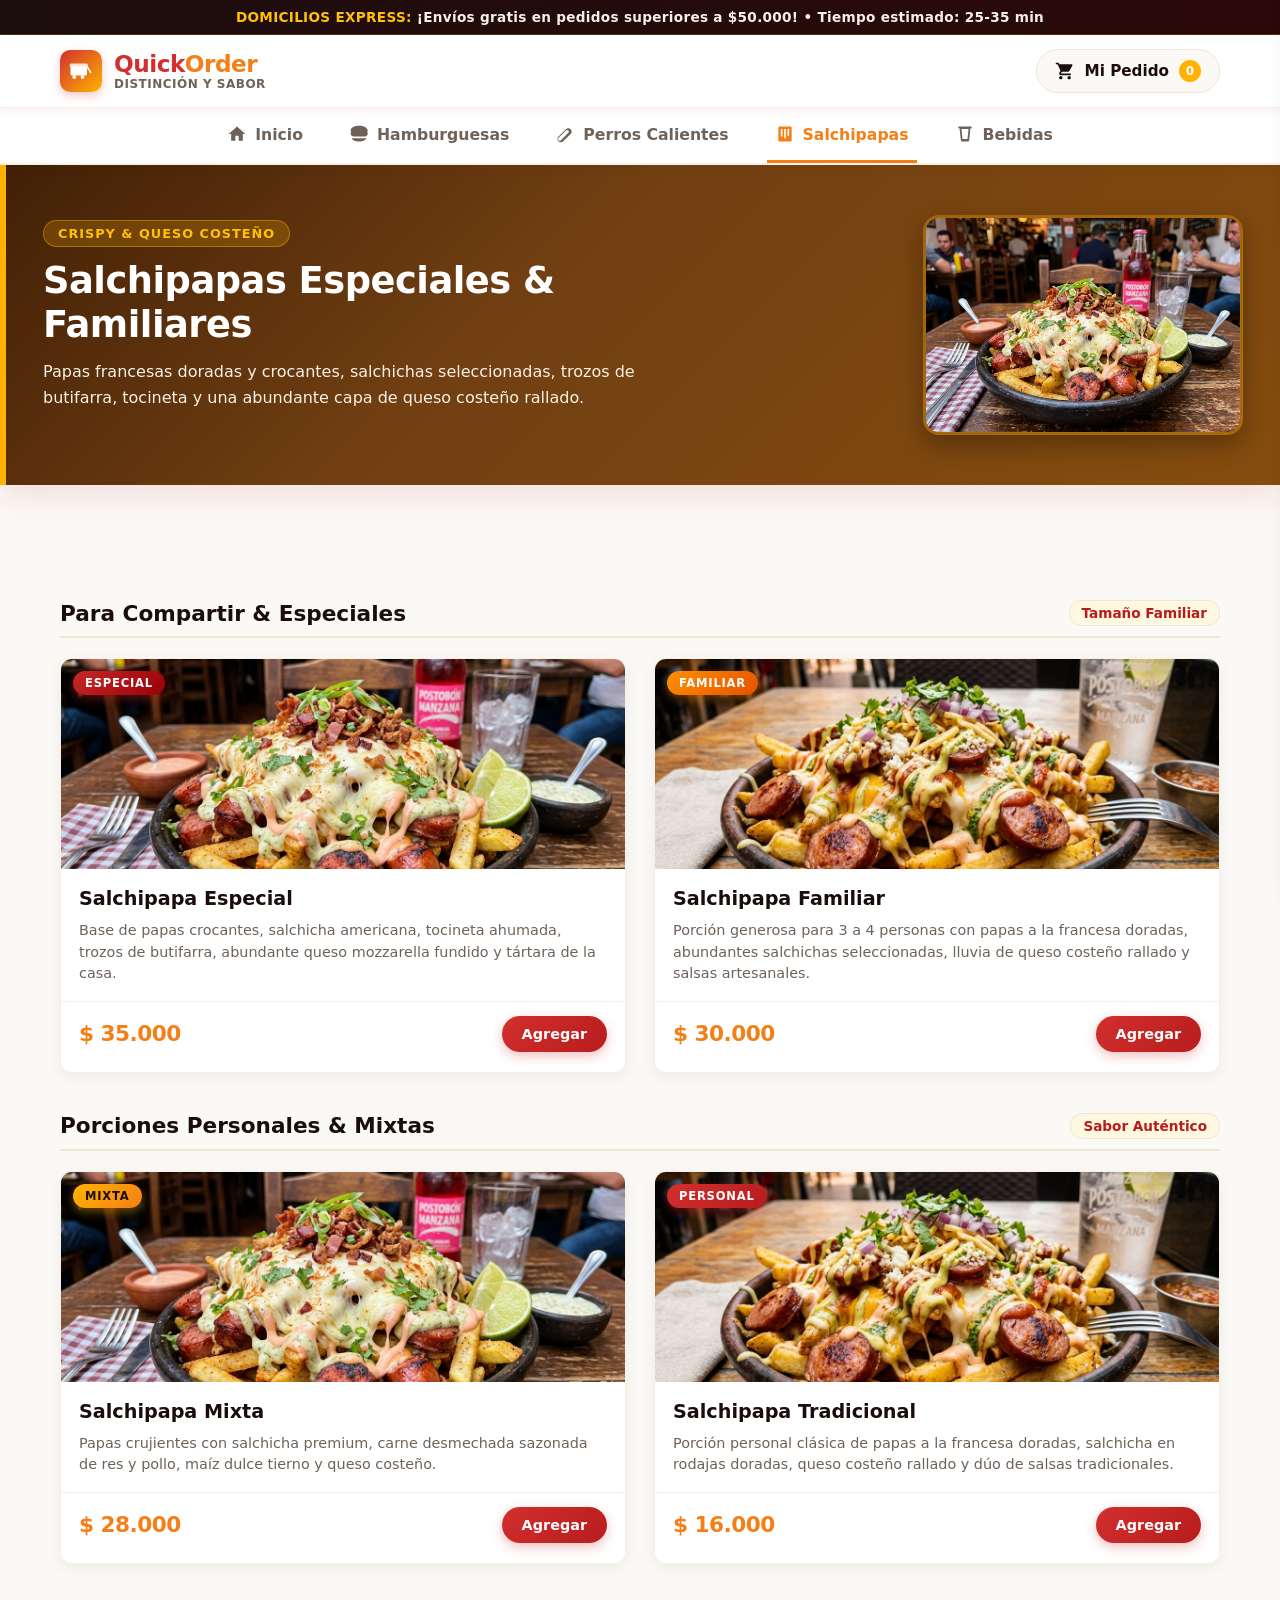
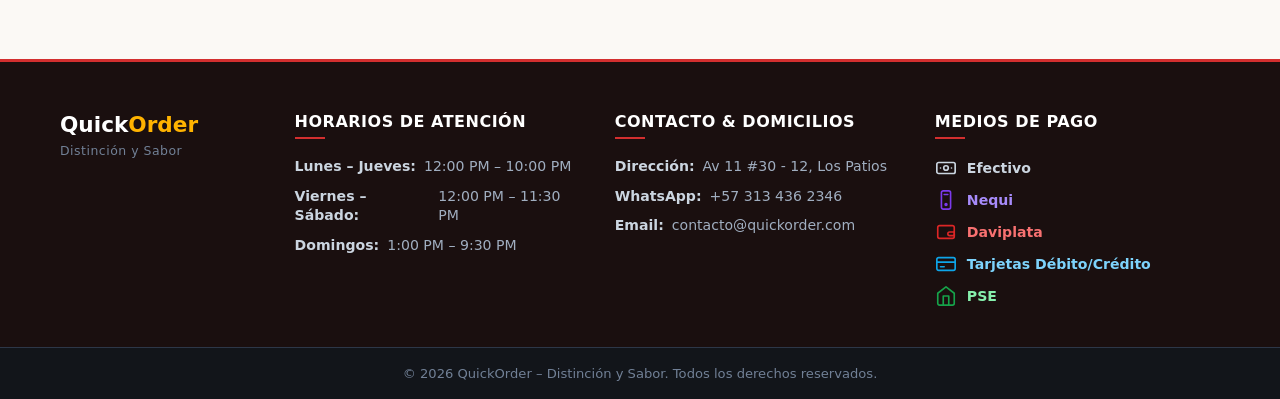
<file: salchipapas.html>
<!DOCTYPE html>
<html lang="es">
<head>
    <meta charset="UTF-8">
    <meta name="viewport" content="width=device-width, initial-scale=1.0">
    <title>QuickOrder – Menú de Salchipapas</title>
    <link rel="stylesheet" href="css/styles.css">
</head>
<body>

    <!-- Barra Superior de Anuncios Promocionales -->
    <div class="top-bar-anuncio">
        <span>DOMICILIOS EXPRESS:</span> ¡Envíos gratis en pedidos superiores a $50.000! • Tiempo estimado: 25-35 min
    </div>

    <!-- Encabezado Superior con Logo y Acceso al Carrito -->
    <header class="header-principal">
        <div class="header-contenedor">
            <a href="index.html" class="logo-enlace" aria-label="QuickOrder Inicio">
                <div class="logo-icono">
                    <svg viewBox="0 0 64 64" xmlns="http://www.w3.org/2000/svg">
                        <rect x="4" y="20" width="44" height="24" rx="4" ry="4" fill="currentColor"/>
                        <rect x="8" y="24" width="20" height="10" rx="2" ry="2" fill="white" opacity="0.3"/>
                        <rect x="2" y="12" width="48" height="10" rx="3" ry="3" fill="currentColor" opacity="0.8"/>
                        <rect x="2" y="18" width="48" height="4" rx="0" fill="currentColor" opacity="0.5"/>
                        <circle cx="14" cy="48" r="5" fill="currentColor"/>
                        <circle cx="14" cy="48" r="2.5" fill="white" opacity="0.4"/>
                        <circle cx="36" cy="48" r="5" fill="currentColor"/>
                        <circle cx="36" cy="48" r="2.5" fill="white" opacity="0.4"/>
                        <line x1="48" y1="20" x2="58" y2="36" stroke="currentColor" stroke-width="4" stroke-linecap="round"/>
                        <path d="M20 22 Q22 18 24 22" stroke="white" stroke-width="1.5" fill="none" stroke-linecap="round"/>
                        <path d="M28 22 Q30 17 32 22" stroke="white" stroke-width="1.5" fill="none" stroke-linecap="round"/>
                    </svg>
                </div>
                <div class="logo-texto">
                    <span class="logo-nombre">Quick<span>Order</span></span>
                    <span class="logo-eslogan">Distinción y Sabor</span>
                </div>
            </a>

            <div class="header-acciones">
                <button id="btn-abrir-carrito" class="btn-abrir-carrito" aria-label="Ver carrito de compras">
                    <svg viewBox="0 0 24 24">
                        <path d="M7 18c-1.1 0-1.99.9-1.99 2S5.9 22 7 22s2-.9 2-2-.9-2-2-2zM1 2v2h2l3.6 7.59-1.35 2.45c-.16.28-.25.61-.25.96 0 1.1.9 2 2 2h12v-2H7.42c-.14 0-.25-.11-.25-.25l.03-.12.9-1.63h7.45c.75 0 1.41-.41 1.75-1.03l3.58-6.49c.08-.14.12-.31.12-.48 0-.55-.45-1-1-1H5.21l-.94-2H1zm16 16c-1.1 0-1.99.9-1.99 2s.89 2 1.99 2 2-.9 2-2-.9-2-2-2z"/>
                    </svg>
                    <span class="btn-texto">Mi Pedido</span>
                    <span id="badge-contador-header" class="badge-contador">0</span>
                </button>
            </div>
        </div>
    </header>

    <!-- Menú de Navegación por Categorías con Iconos SVG -->
    <div class="nav-categorias-wrapper">
        <nav class="categorias" aria-label="Categorías del menú">
            <a href="index.html" class="btn-categoria inicio">
                <span class="cat-icono"><svg viewBox="0 0 24 24"><path d="M10 20v-6h4v6h5v-8h3L12 3 2 12h3v8z"/></svg></span>
                <span>Inicio</span>
            </a>
            <a href="hamburguesas.html" class="btn-categoria hamburguesas">
                <span class="cat-icono"><svg viewBox="0 0 24 24"><path d="M12 2C6.48 2 2 4.48 2 7.5c0 .64.25 1.25.7 1.78C2.26 9.87 2 10.66 2 11.5c0 1.93 1.57 3.5 3.5 3.5H19c1.93 0 3.5-1.57 3.5-3.5 0-.84-.26-1.63-.7-2.22.45-.53.7-1.14.7-1.78C22 4.48 17.52 2 12 2zm-8.5 15c0 2.21 3.81 4 8.5 4s8.5-1.79 8.5-4H3.5z"/></svg></span>
                <span>Hamburguesas</span>
            </a>
            <a href="perros.html" class="btn-categoria perros">
                <span class="cat-icono"><svg viewBox="0 0 24 24"><path d="M18.8 6.2c-1.6-1.6-4.1-1.6-5.7 0L4.2 15.1c-1.6 1.6-1.6 4.1 0 5.7 1.6 1.6 4.1 1.6 5.7 0l8.9-8.9c1.6-1.6 1.6-4.1 0-5.7zm-2.8 4.3L7.1 19.4c-.8.8-2.1.8-2.8 0s-.8-2.1 0-2.8L13.2 7.7c.8-.8 2.1-.8 2.8 0s.8 2.1 0 2.8z"/></svg></span>
                <span>Perros Calientes</span>
            </a>
            <a href="salchipapas.html" class="btn-categoria salchipapas activo">
                <span class="cat-icono"><svg viewBox="0 0 24 24"><path d="M18.5 3H5.5C4.67 3 4 3.67 4 4.5v15c0 .83.67 1.5 1.5 1.5h13c.83 0 1.5-.67 1.5-1.5v-15c0-.83-.67-1.5-1.5-1.5zM7 6h2v9H7V6zm4 0h2v11h-2V6zm4 0h2v8h-2V6z"/></svg></span>
                <span>Salchipapas</span>
            </a>
            <a href="bebidas.html" class="btn-categoria bebidas">
                <span class="cat-icono"><svg viewBox="0 0 24 24"><path d="M20 3H4v2h1.5l1.5 14.5c.1 1 1 1.5 2 1.5h6c1 0 1.9-.5 2-1.5L18.5 5H20V3zm-5 15H9L7.8 6h8.4L15 18z"/></svg></span>
                <span>Bebidas</span>
            </a>
        </nav>
    </div>

    <!-- Banner Dedicado de Categoría: Salchipapas (Ancho Completo 100%) -->
    <section class="categoria-banner salchipapas-banner">
        <div class="cat-banner-inner">
            <div class="cat-banner-info">
                <span class="cat-banner-badge">CRISPY & QUESO COSTEÑO</span>
                <h1 class="cat-banner-titulo">Salchipapas Especiales & Familiares</h1>
                <p class="cat-banner-desc">
                    Papas francesas doradas y crocantes, salchichas seleccionadas, trozos de butifarra, tocineta y una abundante capa de queso costeño rallado.
                </p>
            </div>
            <div class="cat-banner-media">
                <img src="img/salchipapa_especial.jpg" alt="Salchipapas Especiales QuickOrder" class="cat-banner-img">
            </div>
        </div>
    </section>

    <!-- Sección de Salchipapas Organizada por Líneas -->
    <main class="seccion-platos seccion-salchipapas">
        
        <!-- Subsección 1: Porciones Familiares & Especiales -->
        <div class="subseccion-header">
            <h2 class="subseccion-titulo">
                Para Compartir & Especiales
            </h2>
            <span class="subseccion-contador">Tamaño Familiar</span>
        </div>

        <div class="contenedor-platos">
            
            <!-- Producto 1: Salchipapa Especial -->
            <article class="tarjeta-plato">
                <div class="tarjeta-media">
                    <span class="badge-destacado favorito">ESPECIAL</span>
                    <img src="img/salchipapa_especial.jpg" alt="Salchipapa Especial con Tocineta y Queso Fundido" class="imagen-plato">
                </div>
                <div class="tarjeta-cuerpo">
                    <h3 class="nombre-plato">Salchipapa Especial</h3>
                    <p class="descripcion-plato">Base de papas crocantes, salchicha americana, tocineta ahumada, trozos de butifarra, abundante queso mozzarella fundido y tártara de la casa.</p>
                </div>
                <div class="tarjeta-footer-acciones">
                    <p class="precio-plato">$ 35.000</p>
                    <button class="btn-agregar" data-nombre="Salchipapa Especial" data-valor="35000">Agregar</button>
                </div>
            </article>

            <!-- Producto 2: Salchipapa Familiar -->
            <article class="tarjeta-plato">
                <div class="tarjeta-media">
                    <span class="badge-destacado combo">FAMILIAR</span>
                    <img src="img/salchipapa.jpg" alt="Salchipapa Tamaño Familiar para Compartir" class="imagen-plato">
                </div>
                <div class="tarjeta-cuerpo">
                    <h3 class="nombre-plato">Salchipapa Familiar</h3>
                    <p class="descripcion-plato">Porción generosa para 3 a 4 personas con papas a la francesa doradas, abundantes salchichas seleccionadas, lluvia de queso costeño rallado y salsas artesanales.</p>
                </div>
                <div class="tarjeta-footer-acciones">
                    <p class="precio-plato">$ 30.000</p>
                    <button class="btn-agregar" data-nombre="Salchipapa Familiar" data-valor="30000">Agregar</button>
                </div>
            </article>

        </div>

        <!-- Subsección 2: Línea Personal & Costeña -->
        <div class="subseccion-header">
            <h2 class="subseccion-titulo">
                Porciones Personales & Mixtas
            </h2>
            <span class="subseccion-contador">Sabor Auténtico</span>
        </div>

        <div class="contenedor-platos">

            <!-- Producto 3: Salchipapa Mixta -->
            <article class="tarjeta-plato">
                <div class="tarjeta-media">
                    <span class="badge-destacado nuevo">MIXTA</span>
                    <img src="img/salchipapa_especial.jpg" alt="Salchipapa Mixta Costeña" class="imagen-plato">
                </div>
                <div class="tarjeta-cuerpo">
                    <h3 class="nombre-plato">Salchipapa Mixta</h3>
                    <p class="descripcion-plato">Papas crujientes con salchicha premium, carne desmechada sazonada de res y pollo, maíz dulce tierno y queso costeño.</p>
                </div>
                <div class="tarjeta-footer-acciones">
                    <p class="precio-plato">$ 28.000</p>
                    <button class="btn-agregar" data-nombre="Salchipapa Mixta" data-valor="28000">Agregar</button>
                </div>
            </article>

            <!-- Producto 4: Salchipapa Tradicional -->
            <article class="tarjeta-plato">
                <div class="tarjeta-media">
                    <span class="badge-destacado">PERSONAL</span>
                    <img src="img/salchipapa.jpg" alt="Salchipapa Personal Tradicional" class="imagen-plato">
                </div>
                <div class="tarjeta-cuerpo">
                    <h3 class="nombre-plato">Salchipapa Tradicional</h3>
                    <p class="descripcion-plato">Porción personal clásica de papas a la francesa doradas, salchicha en rodajas doradas, queso costeño rallado y dúo de salsas tradicionales.</p>
                </div>
                <div class="tarjeta-footer-acciones">
                    <p class="precio-plato">$ 16.000</p>
                    <button class="btn-agregar" data-nombre="Salchipapa Tradicional" data-valor="16000">Agregar</button>
                </div>
            </article>

        </div>
    </main>

    <!-- Drawer Lateral del Carrito de Compras -->
    <div id="carrito-overlay" class="carrito-overlay"></div>
    <aside id="carrito-panel" class="carrito-panel" aria-label="Carrito de compras">
        <div class="carrito-header">
            <div class="carrito-titulo-wrapper">
                <h3 class="carrito-titulo">Tu Pedido</h3>
                <span id="carrito-badge-items" class="carrito-badge-items">0 items</span>
            </div>
            <button id="btn-cerrar-carrito" class="btn-cerrar-carrito" aria-label="Cerrar carrito">
                <svg viewBox="0 0 24 24">
                    <path d="M19 6.41L17.59 5 12 10.59 6.41 5 5 6.41 10.59 12 5 17.59 6.41 19 12 13.41 17.59 19 19 17.59 13.41 12z"/>
                </svg>
            </button>
        </div>

        <div id="carrito-cuerpo" class="carrito-cuerpo"></div>

        <div class="carrito-footer">
            <div class="carrito-resumen-fila">
                <span>Subtotal:</span>
                <span id="carrito-subtotal-monto">$ 0</span>
            </div>
            <div class="carrito-total-fila">
                <span>Total:</span>
                <span id="carrito-total-monto" class="carrito-total-monto">$ 0</span>
            </div>
            <div class="carrito-acciones">
                <button id="btn-finalizar-pedido" class="btn-finalizar-pedido">
                    <svg viewBox="0 0 24 24">
                        <path d="M9 16.17L4.83 12l-1.42 1.41L9 19 21 7l-1.41-1.41z"/>
                    </svg>
                    Confirmar Pedido
                </button>
                <button id="btn-vaciar-carrito" class="btn-vaciar-carrito">Vaciar Carrito</button>
            </div>
        </div>
    </aside>

    <!-- Pie de Página Profesional y Elegante -->
    <footer class="footer-principal">
        <div class="footer-contenedor">
            <div class="footer-marca">
                <span class="footer-logo-nombre">Quick<span>Order</span></span>
                <span class="footer-logo-eslogan">Distinción y Sabor</span>
            </div>

            <div class="footer-columna">
                <h4 class="footer-columna-titulo">Horarios de Atención</h4>
                <ul class="footer-lista">
                    <li class="footer-item"><strong>Lunes – Jueves:</strong> 12:00 PM – 10:00 PM</li>
                    <li class="footer-item"><strong>Viernes – Sábado:</strong> 12:00 PM – 11:30 PM</li>
                    <li class="footer-item"><strong>Domingos:</strong> 1:00 PM – 9:30 PM</li>
                </ul>
            </div>

            <div class="footer-columna">
                <h4 class="footer-columna-titulo">Contacto & Domicilios</h4>
                <ul class="footer-lista">
                    <li class="footer-item"><strong>Dirección:</strong> Av 11 #30 - 12, Los Patios</li>
                    <li class="footer-item"><strong>WhatsApp:</strong> +57 313 436 2346</li>
                    <li class="footer-item"><strong>Email:</strong> contacto@quickorder.com</li>
                </ul>
            </div>

            <div class="footer-columna">
                <h4 class="footer-columna-titulo">Medios de Pago</h4>
                <div class="footer-pagos-grid">
                <ul class="footer-pagos-lista">
                    <li class="footer-pago-item">
                        <svg viewBox="0 0 24 24" fill="none" stroke="currentColor" stroke-width="1.8" stroke-linecap="round" stroke-linejoin="round">
                            <rect x="2" y="6" width="20" height="12" rx="2"/><circle cx="12" cy="12" r="2.5"/><path d="M6 12h.01M18 12h.01"/>
                        </svg>
                        <strong>Efectivo</strong>
                    </li>
                    <li class="footer-pago-item">
                        <svg viewBox="0 0 24 24" fill="none" stroke="#7c3aed" stroke-width="1.8" stroke-linecap="round" stroke-linejoin="round">
                            <rect x="7" y="2" width="10" height="20" rx="2"/><circle cx="12" cy="17" r="1" fill="#7c3aed"/><path d="M10 6h4"/>
                        </svg>
                        <strong style="color:#a78bfa;">Nequi</strong>
                    </li>
                    <li class="footer-pago-item">
                        <svg viewBox="0 0 24 24" fill="none" stroke="#dc2626" stroke-width="1.8" stroke-linecap="round" stroke-linejoin="round">
                            <path d="M21 12V7a2 2 0 0 0-2-2H5a2 2 0 0 0-2 2v10a2 2 0 0 0 2 2h14a2 2 0 0 0 2-2v-3"/><path d="M16 12h5v4h-5a2 2 0 0 1 0-4z"/>
                        </svg>
                        <strong style="color:#f87171;">Daviplata</strong>
                    </li>
                    <li class="footer-pago-item">
                        <svg viewBox="0 0 24 24" fill="none" stroke="#0ea5e9" stroke-width="1.8" stroke-linecap="round" stroke-linejoin="round">
                            <rect x="2" y="5" width="20" height="14" rx="2"/><path d="M2 10h20"/><path d="M6 15h4"/>
                        </svg>
                        <strong style="color:#7dd3fc;">Tarjetas Débito/Crédito</strong>
                    </li>
                    <li class="footer-pago-item">
                        <svg viewBox="0 0 24 24" fill="none" stroke="#16a34a" stroke-width="1.8" stroke-linecap="round" stroke-linejoin="round">
                            <path d="M3 9l9-7 9 7v11a2 2 0 0 1-2 2H5a2 2 0 0 1-2-2z"/><polyline points="9 22 9 12 15 12 15 22"/>
                        </svg>
                        <strong style="color:#86efac;">PSE</strong>
                    </li>
                </ul>
                </div>
            </div>
        </div>

        <div class="footer-bottom">
            <p>&copy; 2026 QuickOrder – Distinción y Sabor. Todos los derechos reservados.</p>
        </div>
    </footer>

    <script src="js/app.js"></script>
</body>
</html>
</file>
<file: css/styles.css>
/* ==========================================================================
   STYLES.CSS - HOJA DE ESTILOS PRINCIPAL MODULAR
   QuickOrder - Menú Digital Internacional & Kiosco de Pedidos
   ========================================================================== */

/* 1. Variables de Diseño y Tokens */
@import url('variables.css');

/* 2. Estilos Base, Layout y Header Principal con Logo */
@import url('base.css');

/* 3. Hero Banner, Beneficios y Anuncios */
@import url('hero.css');

/* 4. Navegación y Menú de Categorías */
@import url('navigation.css');

/* 5. Tarjetas de Productos (Cards) */
@import url('cards.css');

/* 6. Secciones y Categorías Específicas */
@import url('categories.css');

/* 7. Carrito de Compras Elegante (Drawer Lateral y Controles) */
@import url('cart.css');

/* 8. Modal de Confirmación de Pedido (Tipo Kiosco / Recibo McDonald's) */
@import url('modal.css');

/* 9. Pie de Página Profesional (Footer Multicolumna) */
@import url('footer.css');

/* 10. Adaptabilidad y Responsive Design */
@import url('responsive.css');
</file>
